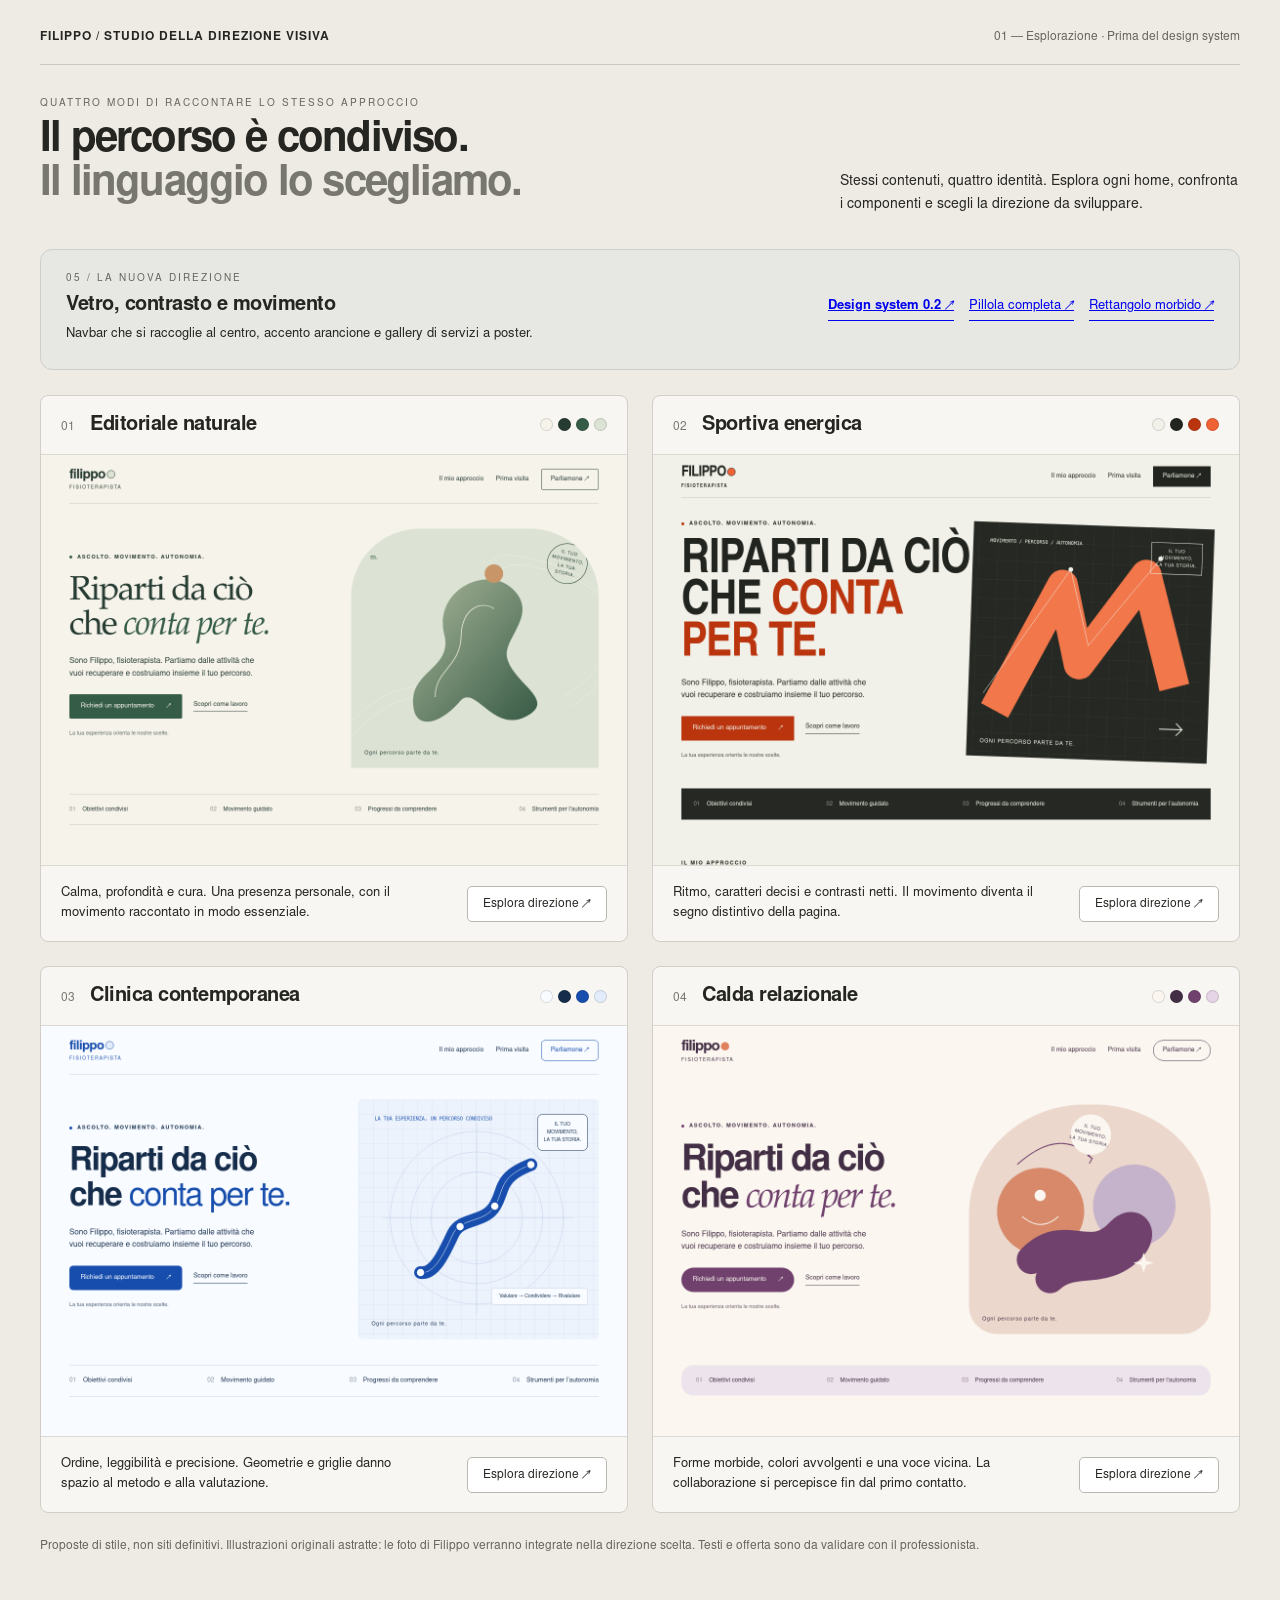
<file: esplorazioni/index.html>
<!doctype html>
<html lang="it"><head><meta charset="utf-8"><meta name="viewport" content="width=device-width,initial-scale=1"><title>Filippo / Quattro direzioni visive</title>
<style>
@font-face{font-family:Libro;src:url(assets/serif.otf)}@font-face{font-family:Impacto;src:url(assets/condensed.otf);font-weight:700}
@font-face{font-family:Forma;src:url(assets/sans.otf)}@font-face{font-family:Forma;src:url(assets/sans-bold.otf);font-weight:700}*{box-sizing:border-box}body{margin:0;background:#eeeae4;color:#252521;font-family:Forma,Arial,sans-serif}button,a{font:inherit}button{cursor:pointer}button:focus-visible,a:focus-visible{outline:3px solid #315bbb;outline-offset:4px}button{border:1px solid #b9b7af;background:transparent;padding:10px 15px;border-radius:5px;color:inherit}.shell{max-width:1600px;margin:auto;padding:30px 40px 50px}.mast{display:flex;justify-content:space-between;border-bottom:1px solid #cac7bf;padding-bottom:20px;gap:20px;font-size:12px}.mast b{letter-spacing:1px}.mast span{color:#65645e}.intro{display:flex;justify-content:space-between;align-items:end;gap:40px;padding:33px 0}.label{font-size:10px;letter-spacing:2px;text-transform:uppercase;color:#65645e}h1{font-size:42px;letter-spacing:-1.8px;line-height:1.05;margin:9px 0}h1 span{color:#77776f}.intro p{max-width:400px;font-size:14px;line-height:1.6;margin:0}.grid{display:grid;grid-template-columns:repeat(2,minmax(0,1fr));gap:24px}.direction{border:1px solid #d2cec7;background:#f8f6f2;border-radius:8px;overflow:hidden}.card-top{display:flex;justify-content:space-between;align-items:center;gap:20px;padding:17px 20px}.card-title{display:flex;gap:15px;align-items:baseline}.number{font-size:12px;color:#77776f}h2{font-size:20px;margin:0;letter-spacing:-.5px}.dots{display:flex;gap:5px}.dots span{height:13px;width:13px;border-radius:50%;border:1px solid #0002}.screenshot{display:block;line-height:0;border-top:1px solid #ddd9d2;border-bottom:1px solid #ddd9d2;width:100%;background:white;cursor:pointer}.screenshot img{width:100%;height:auto;aspect-ratio:1200/840;display:block}.card-bottom{padding:18px 20px;display:grid;grid-template-columns:1fr auto;gap:16px;align-items:center}.card-bottom p{font-size:13px;line-height:1.5;margin:0;max-width:370px}.card-bottom button{font-size:12px;background:#fff}.footnote{font-size:12px;color:#66645e;line-height:1.6;margin:24px 0 0}.detail[hidden]{display:none}.detail-header{display:flex;align-items:center;gap:20px;flex-wrap:wrap;padding:26px 0}.detail-header h2{font-size:28px;margin-right:auto}.segmented{display:flex}.segmented button{border-radius:0;font-size:12px}.segmented button:first-child{border-radius:5px 0 0 5px}.segmented button:last-child{border-radius:0 5px 5px 0}.segmented .active{background:#252521;color:white}.back{border:0;padding-left:0}.detail-content{display:grid;grid-template-columns:minmax(0,1fr) 290px;gap:24px;align-items:start}.stage{background:#dcd8d1;padding:16px;border:1px solid #d0cbc3;border-radius:7px;min-width:0;overflow:hidden}.stage iframe{width:100%;height:760px;border:0;background:white;display:block;margin:auto;transition:width .2s}.stage.mobile iframe{width:390px;max-width:100%;border-radius:20px}.panel{border:1px solid #d2cec7;border-radius:7px;background:#f8f6f2;padding:22px}.panel h3{font-size:14px;margin:24px 0 12px}.panel h3:first-child{margin-top:0}.panel p{font-size:13px;line-height:1.6;margin:0}.swatches{display:flex;flex-direction:column;gap:9px}.swatch{display:flex;align-items:center;gap:10px;font-size:11px;justify-content:space-between}.swatch i{display:block;width:24px;height:24px;border:1px solid #0002;border-radius:4px}.swatch span{margin-right:auto}.swatch code{color:#69665f;font-size:10px}.sample-heading{font-size:30px;line-height:1.1;margin-bottom:12px}.sample-body{font-size:13px;line-height:1.6}.samples{display:flex;gap:8px;margin-top:15px;flex-wrap:wrap}.samples button{font-size:11px}.sample-card{border:1px solid #0003;padding:18px;margin-top:12px;font-size:13px}.panel .save{background:#252521;color:white;width:100%;margin-top:22px;border-color:#252521;font-size:12px}.panel .export{width:100%;margin-top:9px;font-size:12px}.status{font-size:12px;min-height:18px;margin-top:12px;color:#435641}.full-link{font-size:12px;color:#57564e;display:inline-block;margin-top:13px}.selected-label{font-size:11px;background:#e0e6d9;padding:5px 8px;border-radius:4px}#selection-note{margin-top:10px;font-size:12px;color:#435641}.compare-link{font-size:12px;padding-top:16px}.compare-link a{color:#252521}.component-note{font-size:11px;color:#6b675e;line-height:1.5;margin-top:10px!important}
@media(min-width:1800px){.shell{max-width:1800px}}@media(max-width:950px){.detail-content{grid-template-columns:1fr}.panel{display:grid;grid-template-columns:1fr 1fr;gap:25px}.panel h3{margin-top:0}.panel .save{margin-top:0}.stage iframe{height:720px}.intro{align-items:start;flex-direction:column;gap:18px}.card-bottom{grid-template-columns:1fr}.card-bottom button{justify-self:start}}@media(max-width:620px){.shell{padding:22px 18px}.mast{flex-direction:column;gap:8px}.grid{grid-template-columns:1fr}.intro{padding:26px 0}h1{font-size:34px}.detail-header{gap:15px}.detail-header h2{font-size:24px}.panel{grid-template-columns:1fr}.stage{padding:8px}.stage iframe{height:680px}.card-top{padding:15px}.card-bottom{padding:15px}.footnote{font-size:11px}}@media(prefers-reduced-motion:reduce){.stage iframe{transition:none}}
</style></head><body>
<div class="shell"><header class="mast"><b>FILIPPO / STUDIO DELLA DIREZIONE VISIVA</b><span>01 — Esplorazione · Prima del design system</span></header>
<section id="overview"><div class="intro"><div><div class="label">Quattro modi di raccontare lo stesso approccio</div><h1>Il percorso è condiviso.<br><span>Il linguaggio lo scegliamo.</span></h1></div><p>Stessi contenuti, quattro identità. Esplora ogni home, confronta i componenti e scegli la direzione da sviluppare.</p></div><section style="margin:0 0 25px;padding:23px 25px;border:1px solid #cececa;border-radius:12px;background:#e7e7e3;display:flex;align-items:center;justify-content:space-between;gap:25px;flex-wrap:wrap"><div><div class="label">05 / La nuova direzione</div><h2 style="margin:8px 0">Vetro, contrasto e movimento</h2><p style="font-size:13px;line-height:1.6;margin:0">Navbar che si raccoglie al centro, accento arancione e gallery di servizi a poster.</p></div><div style="display:flex;gap:15px;flex-wrap:wrap"><a style="font-size:13px;border-bottom:1px solid currentColor;padding-bottom:5px;font-weight:700" href="design-system/index.html">Design system 0.2 ↗</a><a style="font-size:13px;border-bottom:1px solid currentColor;padding-bottom:5px" href="glass.html">Pillola completa ↗</a><a style="font-size:13px;border-bottom:1px solid currentColor;padding-bottom:5px" href="glass.html?corners=soft">Rettangolo morbido ↗</a></div></section><div class="grid" id="grid"></div><p class="footnote">Proposte di stile, non siti definitivi. Illustrazioni originali astratte: le foto di Filippo verranno integrate nella direzione scelta. Testi e offerta sono da validare con il professionista.</p><div id="selection-note" role="status"></div></section>
<section class="detail" id="detail" hidden><div class="detail-header"><button class="back" id="back">← Tutte le direzioni</button><h2 id="detail-title"></h2><div class="segmented" aria-label="Formato anteprima"><button id="desktop" class="active" aria-pressed="true">Desktop</button><button id="mobile" aria-pressed="false">Mobile</button></div></div><div class="detail-content"><div><div class="stage" id="stage"><iframe id="preview" title="Anteprima navigabile del sito di Filippo"></iframe></div><a class="full-link" id="full-link" target="_blank" rel="noopener">Apri la home a tutta larghezza ↗</a><p class="footnote">Puoi navigare tra le sezioni, aprire le FAQ e provare il pulsante di contatto. Nessun messaggio viene inviato.</p></div><aside class="panel" id="panel"></aside></div></section></div>
<script>
const directions=[
{id:'editorial',name:'Editoriale naturale',number:'01',description:'Calma, profondità e cura. Una presenza personale, con il movimento raccontato in modo essenziale.',best:'Adatta se vogliamo dare priorità all’ascolto e alla fiducia, conservando una personalità riconoscibile.',risk:'La componente sportiva va sostenuta con fotografie e contenuti per non risultare troppo contemplativa.',colors:{Fondo:'#F6F3EB',Testo:'#263B31',Primario:'#355C47',Superficie:'#DCE3D5',Bordo:'#C9CEC0'},heading:'Libro',headingLabel:'Serif editoriale · Libro (P052)',body:'Forma (Nimbus Sans)',radius:'3px',motion:'Transizioni morbide e brevi; nessun movimento continuo.'},
{id:'kinetic',name:'Sportiva energica',number:'02',description:'Ritmo, caratteri decisi e contrasti netti. Il movimento diventa il segno distintivo della pagina.',best:'Adatta se lo sport e il ritorno all’attività devono guidare il posizionamento.',risk:'Può sembrare rivolta soltanto ad atleti: immagini e messaggi devono dare spazio anche alla quotidianità.',colors:{Fondo:'#F1F0E9',Testo:'#22251F',Primario:'#BA350E',Superficie:'#EF6236',Bordo:'#C5C6BE'},heading:'Impacto',headingLabel:'Sans condensato · Nimbus Sans Narrow',body:'Forma (Nimbus Sans)',radius:'0px',motion:'Entrate lineari e rapide; niente effetti che ostacolino la lettura.'},
{id:'clinical',name:'Clinica contemporanea',number:'03',description:'Ordine, leggibilità e precisione. Geometrie e griglie danno spazio al metodo e alla valutazione.',best:'Adatta se vogliamo rendere centrali la chiarezza del percorso e la comprensione dei progressi.',risk:'La precisione può apparire impersonale: il ritratto di Filippo e il tono umano saranno fondamentali.',colors:{Fondo:'#F8FBFF',Testo:'#152D4B',Primario:'#174EAD',Superficie:'#E3ECFA',Bordo:'#C9D6E8'},heading:'Forma',headingLabel:'Sans essenziale · Nimbus Sans',body:'Forma (Nimbus Sans)',radius:'8px',motion:'Feedback discreti; animazioni solo per orientare.'},
{id:'human',name:'Calda relazionale',number:'04',description:'Forme morbide, colori avvolgenti e una voce vicina. La collaborazione si percepisce fin dal primo contatto.',best:'Adatta se vogliamo mettere in primo piano accoglienza, ascolto e partecipazione alle decisioni.',risk:'Un eccesso di morbidezza può indebolire la percezione di competenza: servono gerarchie e prove professionali.',colors:{Fondo:'#FBF6F0',Testo:'#432F45',Primario:'#70416D',Superficie:'#E4D4E6',Bordo:'#D6C5D4'},heading:'Forma',headingLabel:'Sans morbido + accenti serif in corsivo',body:'Forma (Nimbus Sans)',radius:'25px / pulsanti 50px',motion:'Piccoli cambiamenti di stato; ritmo tranquillo.'}
];let current;let selected;try{selected=localStorage.getItem('filippo-direction')}catch{}const grid=document.getElementById('grid');
function render(){grid.innerHTML=directions.map(d=>`<article class="direction"><div class="card-top"><div class="card-title"><span class="number">${d.number}</span><h2>${d.name}</h2></div><div class="dots" aria-label="Palette">${Object.values(d.colors).slice(0,4).map(c=>`<span style="background:${c}"></span>`).join('')}</div></div><button class="screenshot" style="border-left:0;border-right:0;padding:0;border-radius:0" data-open="${d.id}" aria-label="Esplora ${d.name}"><img src="assets/${d.id}.png" alt="Anteprima della home: ${d.name}" width="1200" height="840"></button><div class="card-bottom"><p>${d.description}</p><button data-open="${d.id}">${selected===d.id?'★ Scelta attuale':'Esplora direzione'} ↗</button></div></article>`).join('');grid.querySelectorAll('[data-open]').forEach(b=>b.onclick=()=>openDirection(b.dataset.open));const chosen=directions.find(d=>d.id===selected);document.getElementById('selection-note').textContent=chosen?'Direzione scelta su questo dispositivo: '+chosen.name+'. Puoi continuare a confrontare le altre.':'';}
function openDirection(id){current=directions.find(d=>d.id===id);document.getElementById('overview').hidden=true;document.getElementById('detail').hidden=false;document.getElementById('detail-title').textContent=current.number+' / '+current.name;document.getElementById('preview').src='preview.html?theme='+id;document.getElementById('full-link').href='preview.html?theme='+id;renderPanel();setMode(innerWidth<=620);history.replaceState(null,'','#'+id);window.scrollTo(0,0);document.getElementById('back').focus({preventScroll:true});}
function renderPanel(){let d=current;document.getElementById('panel').innerHTML=`<div><h3>Perché questa direzione</h3><p>${d.best}</p><h3>Palette di partenza</h3><div class="swatches">${Object.entries(d.colors).map(([n,c])=>`<div class="swatch"><i style="background:${c}"></i><span>${n}</span><code>${c}</code></div>`).join('')}</div><h3>Tipografia e componenti</h3><div class="sample-heading" style="font-family:${d.heading},serif;color:${d.colors.Testo}">Il tuo prossimo passo.</div><div class="sample-body">${d.headingLabel}<br>Testi: ${d.body}</div><div class="samples"><button class="sample-primary" style="background:${d.colors.Primario};color:${d.colors.Fondo};border-color:${d.colors.Primario};border-radius:${d.id==='human'?'50px':d.radius}">Richiedi una visita ↗</button><button class="sample-secondary" style="color:${d.colors.Testo};border-radius:${d.id==='human'?'50px':d.radius}">Scopri</button></div><div class="sample-card" style="background:${d.colors.Superficie};color:${d.colors.Testo};border-radius:${d.id==='human'?'25px':d.radius}">Obiettivi condivisi<br><small>Partiamo da ciò che conta per te.</small></div><p class="component-note">Esempi visivi. Prova le azioni nella home a fianco.</p></div><div><h3>Forma e ritmo</h3><p>Angoli: ${d.radius}<br>Spaziature: 8 / 16 / 24 / 32 / 48 / 64<br>${d.motion}</p><h3>Attenzione a…</h3><p>${d.risk}</p><button class="save" id="choose">${selected===d.id?'★ Direzione scelta':'Scegli questa direzione'}</button><button class="export" id="export">Scarica i token iniziali ↓</button><div class="status" id="status" role="status"></div><p class="component-note">La scelta resta in questo browser. I token sono una base: stati, scale e accessibilità verranno completati nel design system.</p></div>`;document.getElementById('choose').onclick=()=>{selected=d.id;try{localStorage.setItem('filippo-direction',d.id);document.getElementById('status').textContent='Scelta salvata in questo browser.'}catch{document.getElementById('status').textContent='Scelta attiva per questa sessione.'}document.getElementById('choose').textContent='★ Direzione scelta';render()};document.getElementById('export').onclick=()=>{const payload={direction:d.id,name:d.name,status:'exploratory',color:d.colors,typography:{heading:d.headingLabel,body:d.body},radius:d.radius,spacing:[8,16,24,32,48,64],motion:d.motion};const url=URL.createObjectURL(new Blob([JSON.stringify(payload,null,2)],{type:'application/json'}));const a=document.createElement('a');a.href=url;a.download='filippo-'+d.id+'-tokens.json';a.click();setTimeout(()=>URL.revokeObjectURL(url),1000);document.getElementById('status').textContent='Token esportati come JSON.'};document.querySelectorAll('.samples button').forEach(b=>b.onclick=()=>document.getElementById('status').textContent='Questo è un esempio di componente. Le azioni della home sono navigabili.');}
function setMode(mobile){document.getElementById('stage').classList.toggle('mobile',mobile);for(const id of ['desktop','mobile']){let on=(id==='mobile')===mobile;document.getElementById(id).classList.toggle('active',on);document.getElementById(id).setAttribute('aria-pressed',String(on));}}
document.getElementById('desktop').onclick=()=>setMode(false);document.getElementById('mobile').onclick=()=>setMode(true);document.getElementById('back').onclick=()=>{document.getElementById('overview').hidden=false;document.getElementById('detail').hidden=true;history.replaceState(null,'',location.pathname+location.search);render();window.scrollTo(0,0);grid.querySelector(`[data-open="${current.id}"]`).focus({preventScroll:true})};render();if(directions.some(d=>location.hash==='#'+d.id))openDirection(location.hash.slice(1));
</script></body></html>
</file>
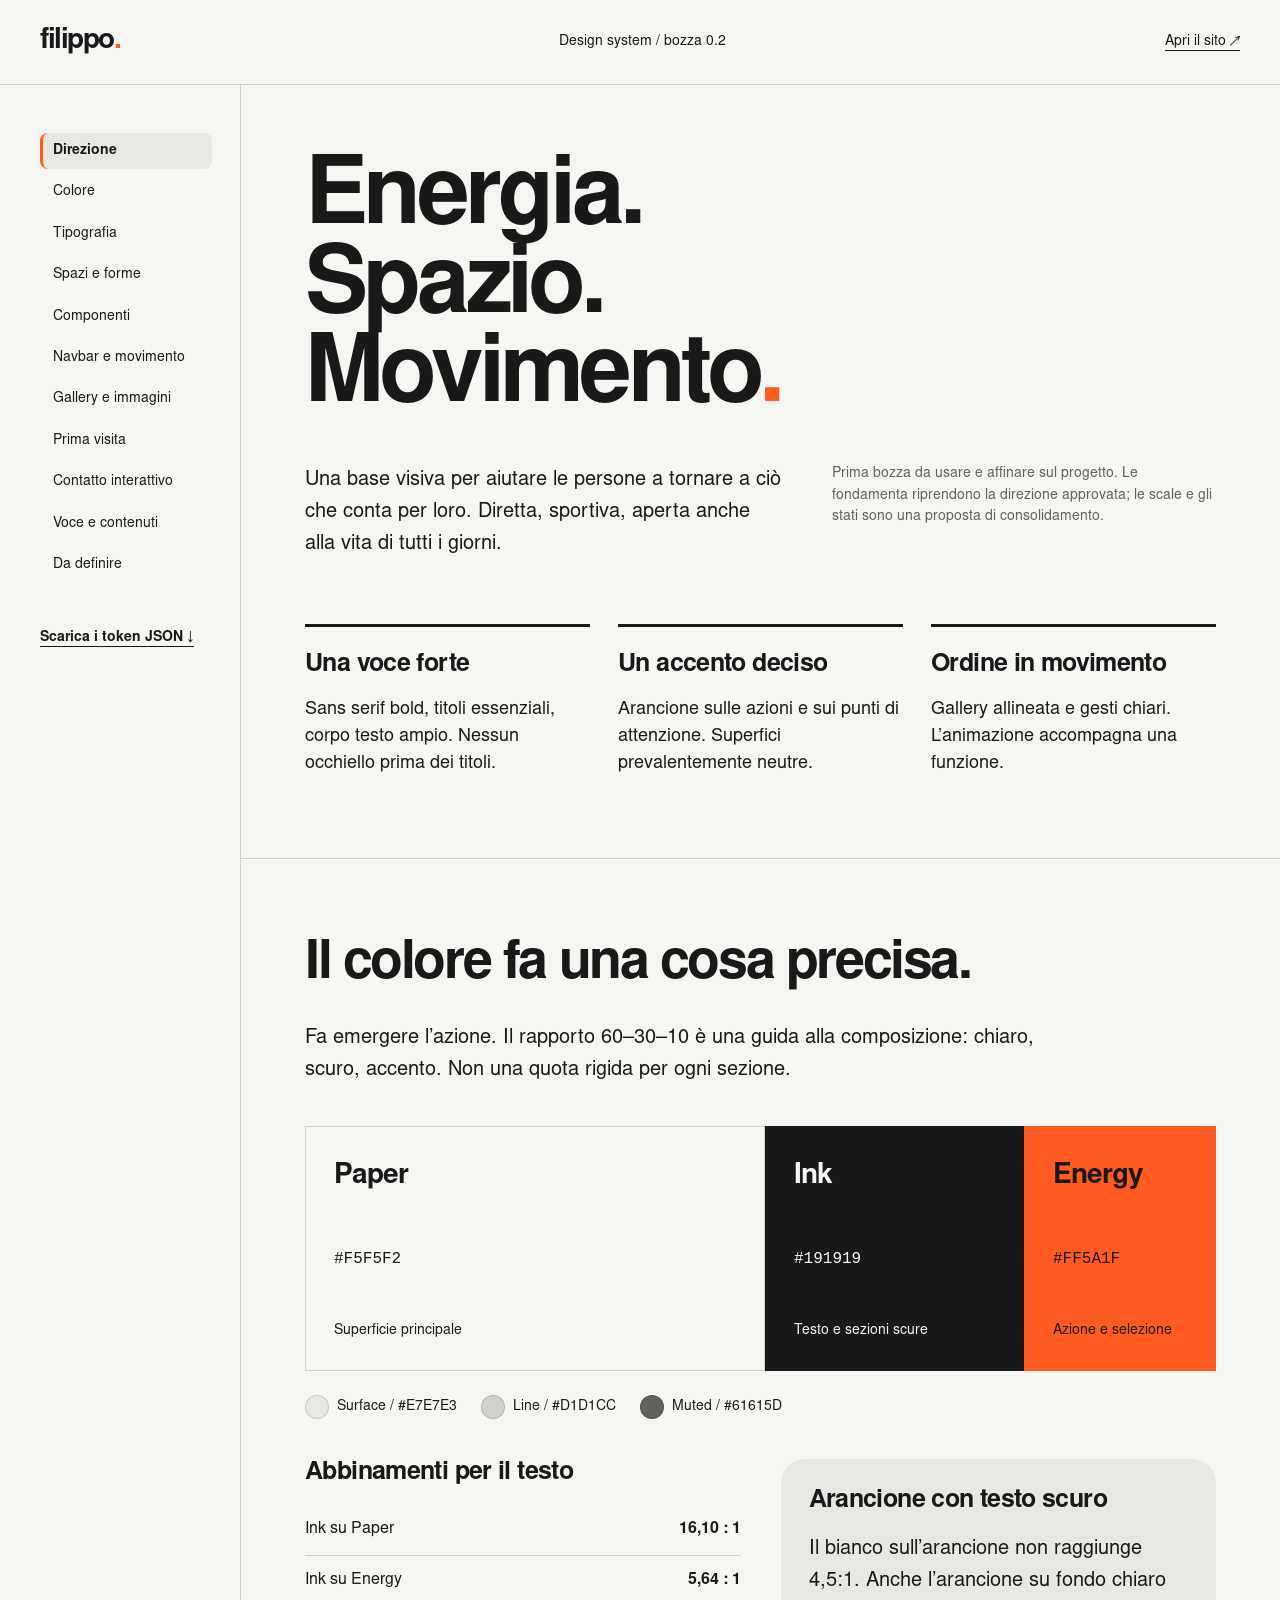
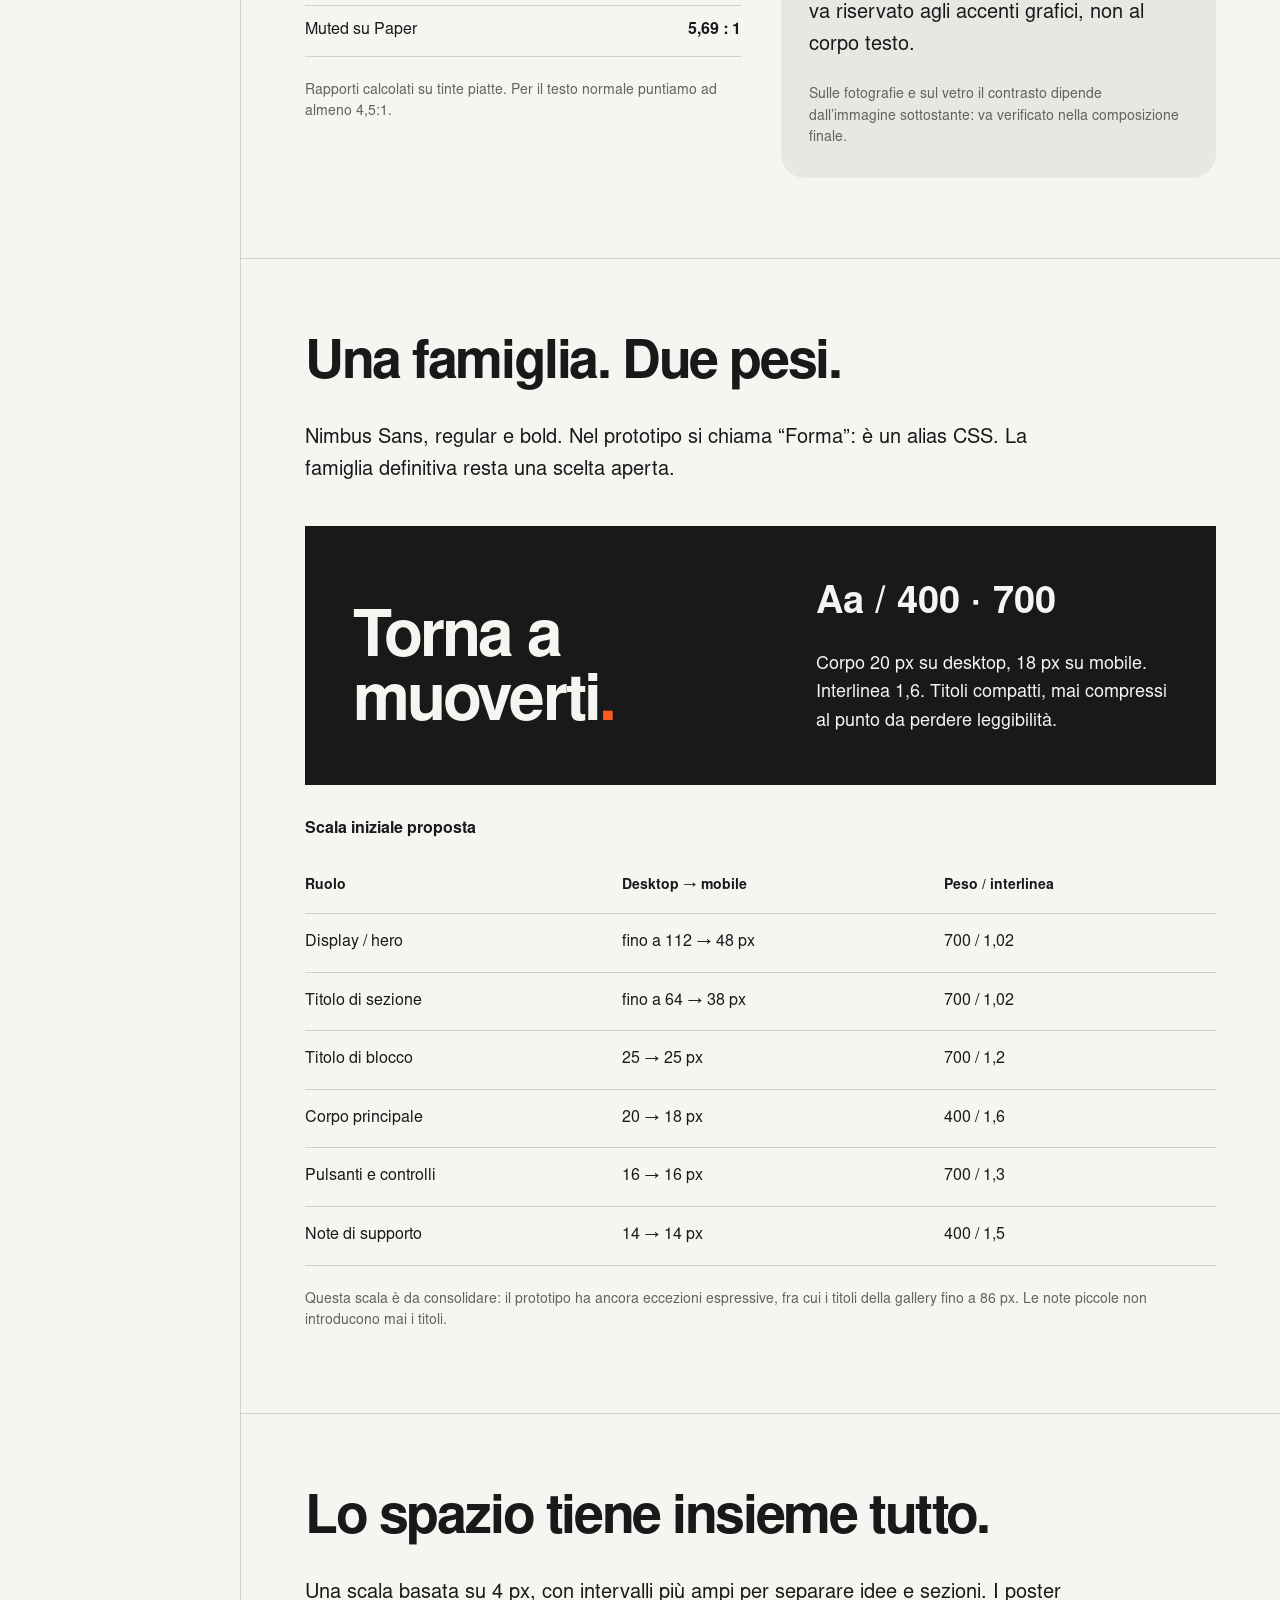
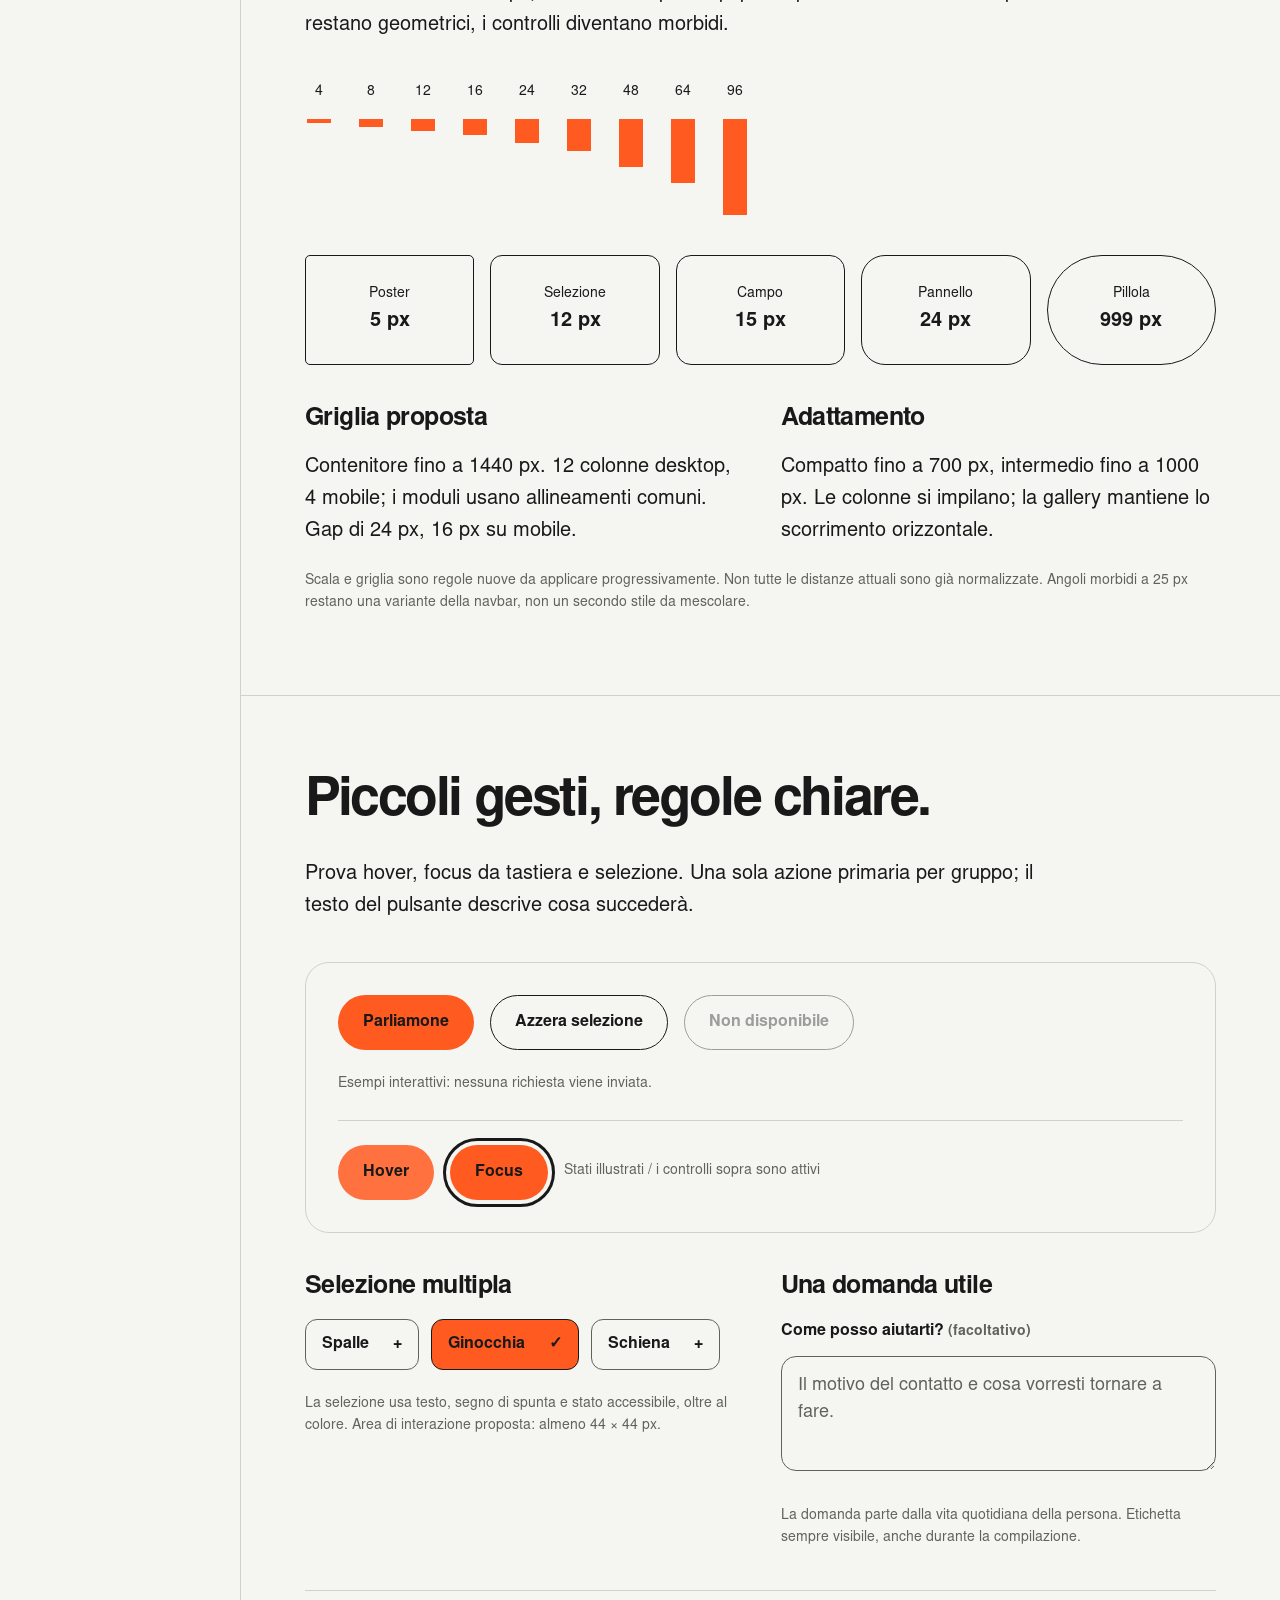
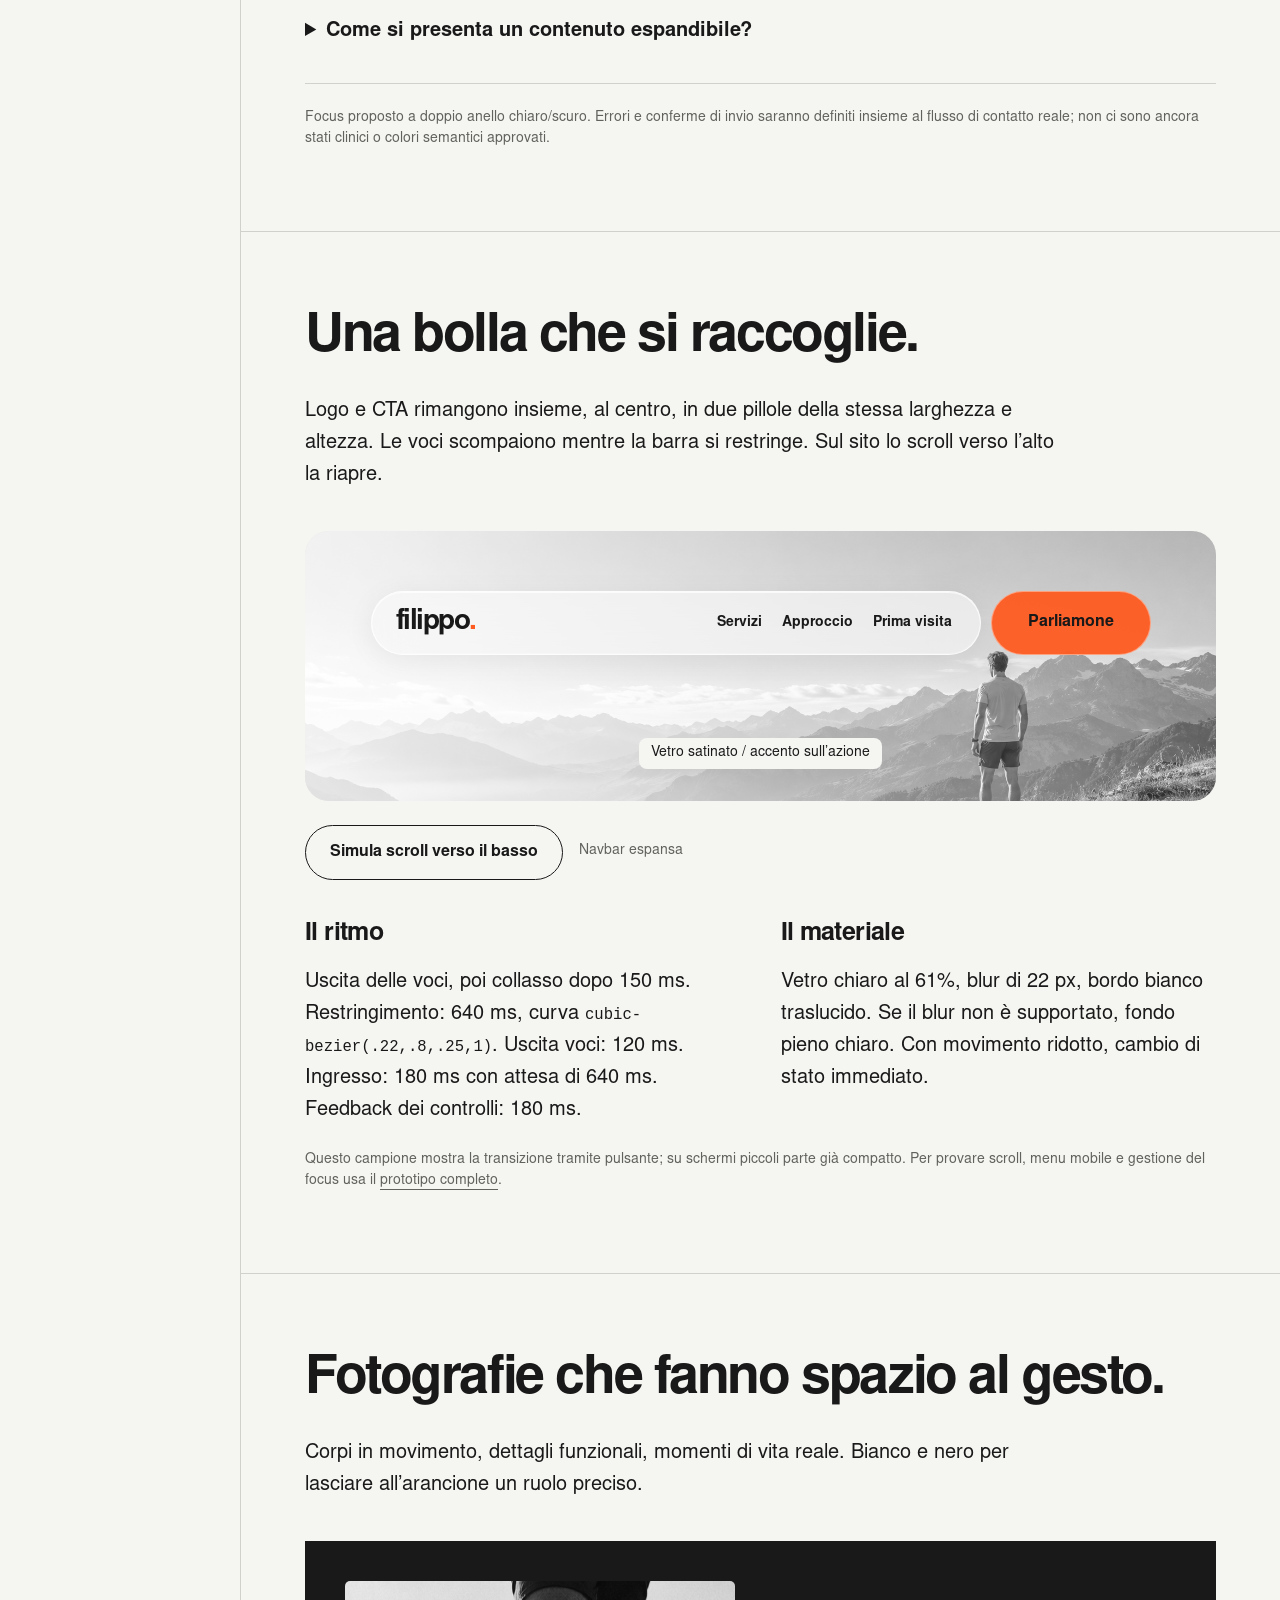
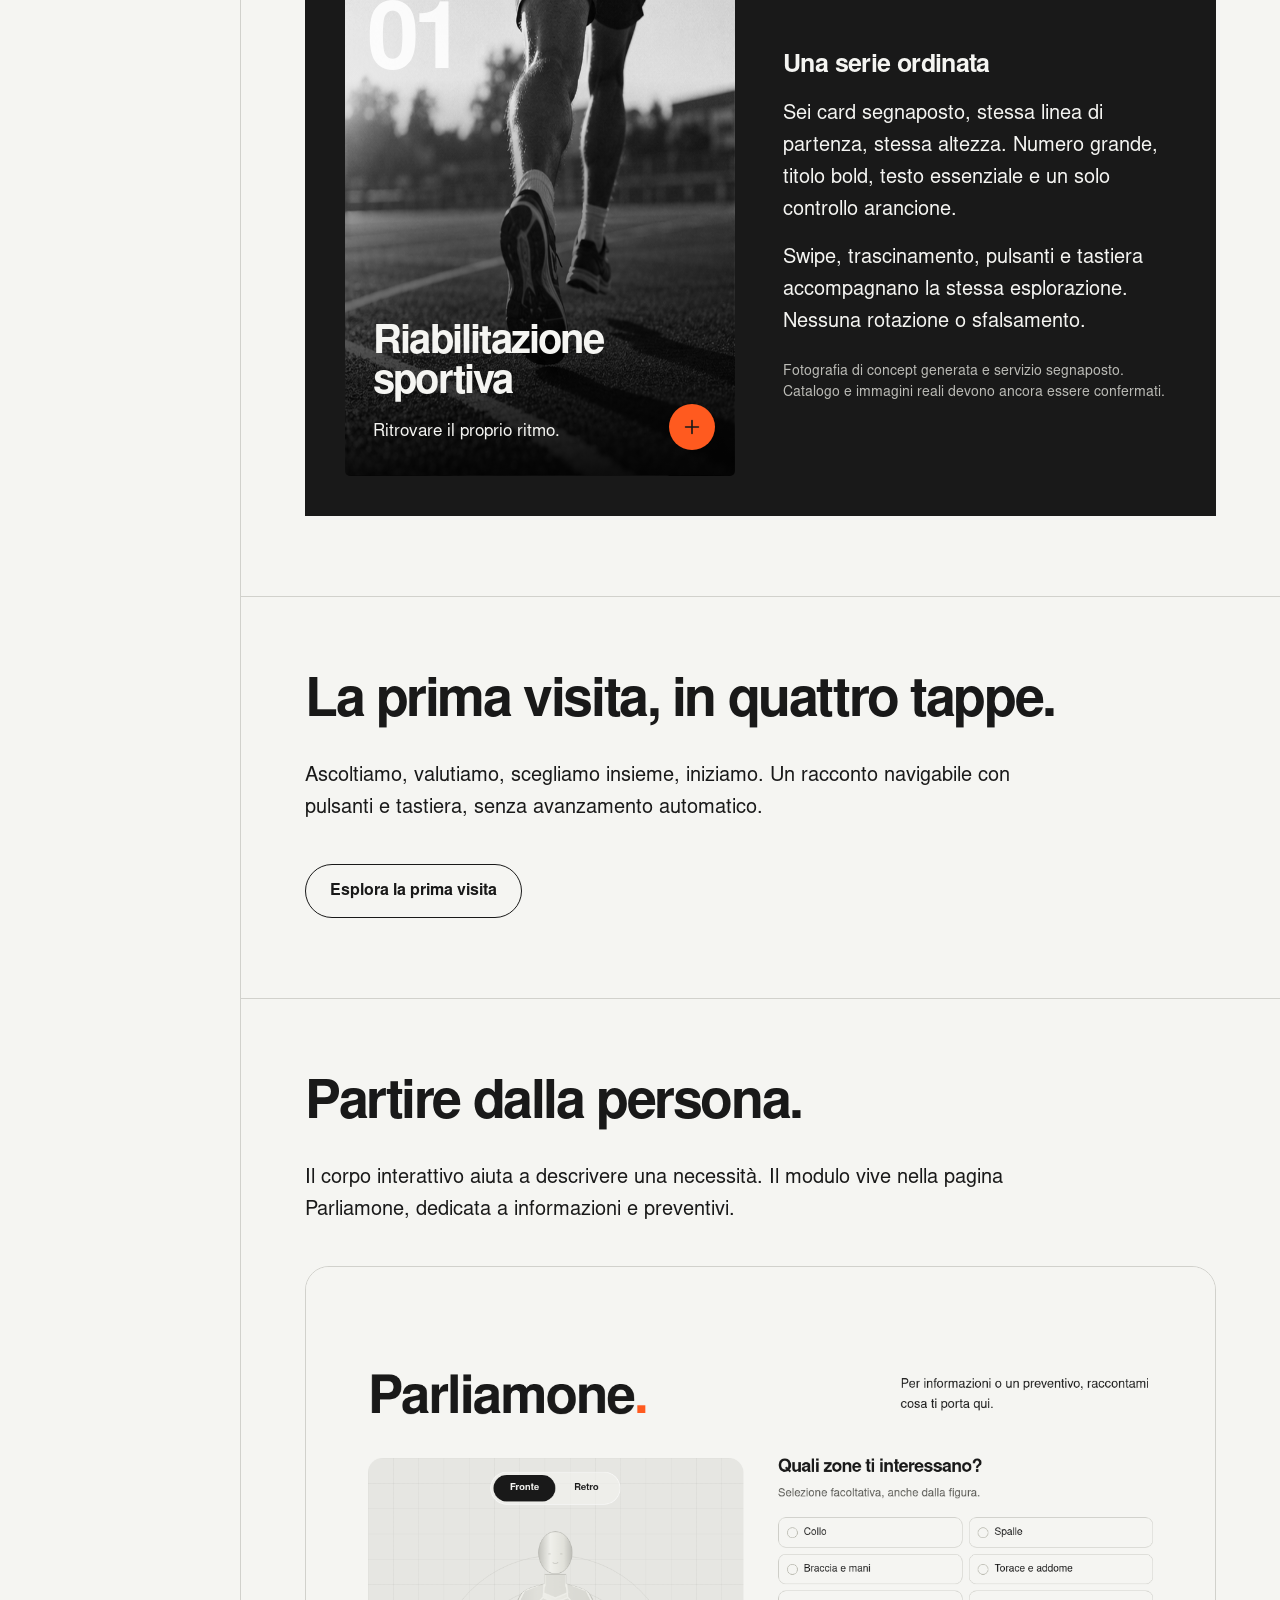
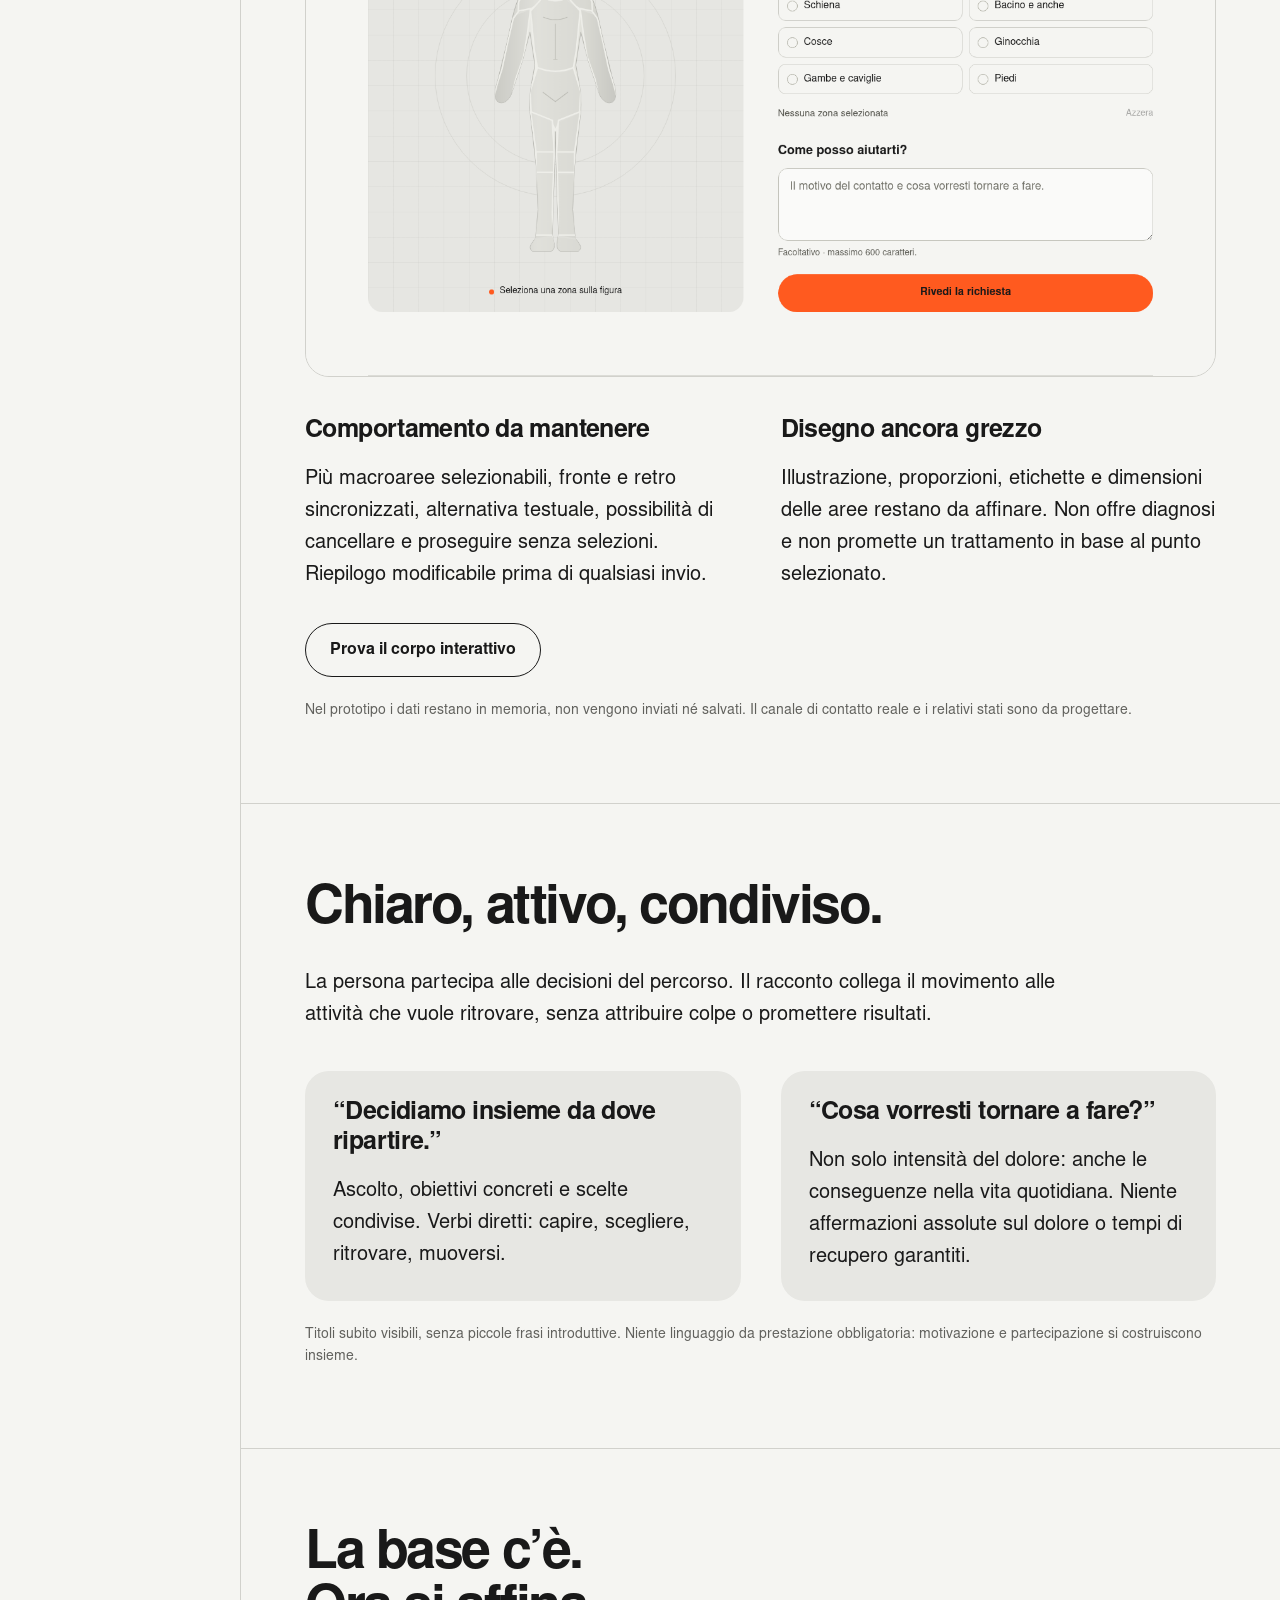
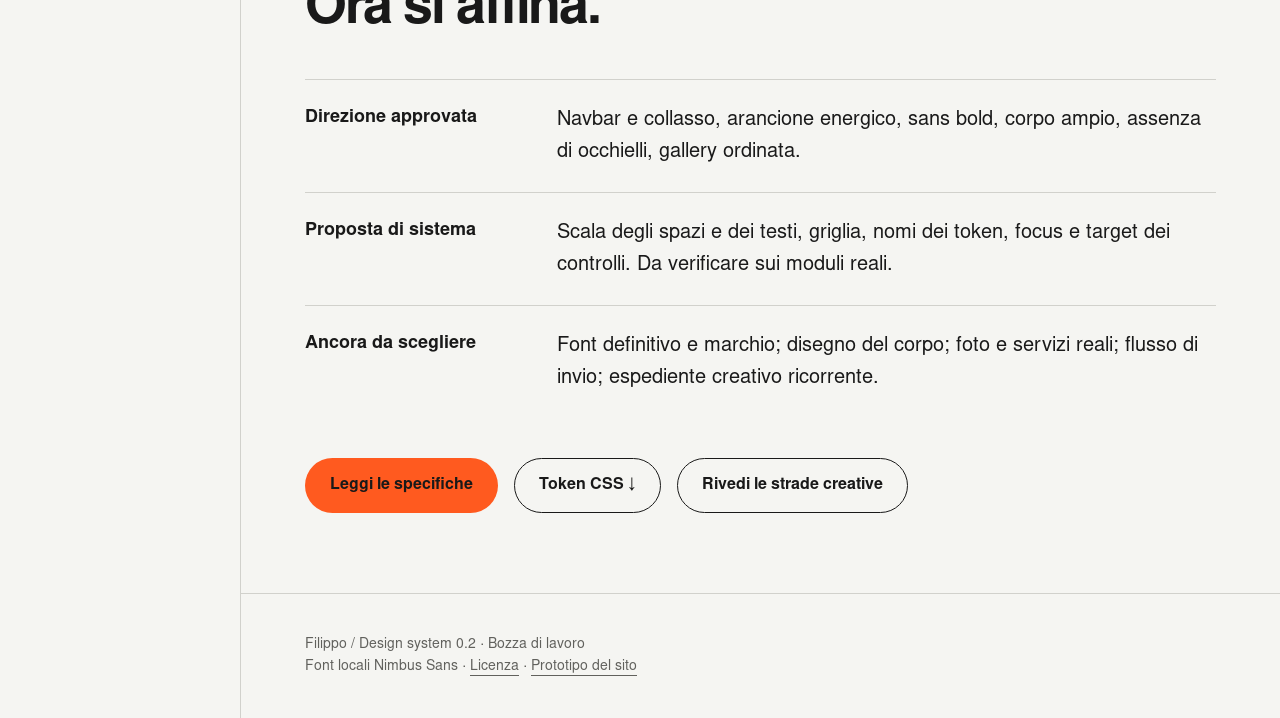
<file: esplorazioni/design-system/index.html>
<!doctype html>
<html lang="it">
<head>
  <meta charset="utf-8"><meta name="viewport" content="width=device-width,initial-scale=1">
  <title>Filippo — Design system 0.2</title>
  <link rel="stylesheet" href="tokens.css"><link rel="stylesheet" href="guide.css">
  <script src="guide.js" defer></script>
</head>
<body>
<a class="skip" href="#main">Salta al contenuto</a>
<header class="mast"><a class="wordmark" href="../glass.html">filippo<span>.</span></a><span>Design system / bozza 0.2</span><a href="../glass.html">Apri il sito ↗</a></header>
<div class="layout">
<aside><nav aria-label="Indice del design system">
  <a href="#direzione">Direzione</a><a href="#colore">Colore</a><a href="#tipografia">Tipografia</a><a href="#ritmo">Spazi e forme</a><a href="#componenti">Componenti</a><a href="#movimento">Navbar e movimento</a><a href="#immagini">Gallery e immagini</a><a href="#prima-visita">Prima visita</a><a href="#contatto">Contatto interattivo</a><a href="#voce">Voce e contenuti</a><a href="#prossimi">Da definire</a>
</nav><a class="download" href="tokens.json" download>Scarica i token JSON ↓</a></aside>
<main id="main">
<section id="direzione" class="opening">
  <h1>Energia.<br>Spazio.<br>Movimento<span>.</span></h1>
  <div class="intro"><p>Una base visiva per aiutare le persone a tornare a ciò che conta per loro. Diretta, sportiva, aperta anche alla vita di tutti i giorni.</p><p class="note">Prima bozza da usare e affinare sul progetto. Le fondamenta riprendono la direzione approvata; le scale e gli stati sono una proposta di consolidamento.</p></div>
  <div class="principles"><article><h3>Una voce forte</h3><p>Sans serif bold, titoli essenziali, corpo testo ampio. Nessun occhiello prima dei titoli.</p></article><article><h3>Un accento deciso</h3><p>Arancione sulle azioni e sui punti di attenzione. Superfici prevalentemente neutre.</p></article><article><h3>Ordine in movimento</h3><p>Gallery allineata e gesti chiari. L’animazione accompagna una funzione.</p></article></div>
</section>
<section id="colore">
  <h2>Il colore fa una cosa precisa.</h2><p class="lead">Fa emergere l’azione. Il rapporto 60–30–10 è una guida alla composizione: chiaro, scuro, accento. Non una quota rigida per ogni sezione.</p>
  <div class="palette"><div class="swatch paper"><strong>Paper</strong><code>#F5F5F2</code><span>Superficie principale</span></div><div class="swatch ink"><strong>Ink</strong><code>#191919</code><span>Testo e sezioni scure</span></div><div class="swatch orange"><strong>Energy</strong><code>#FF5A1F</code><span>Azione e selezione</span></div></div>
  <div class="minor-colors"><span><i style="background:#e7e7e3"></i>Surface / #E7E7E3</span><span><i style="background:#d1d1cc"></i>Line / #D1D1CC</span><span><i style="background:#61615d"></i>Muted / #61615D</span></div>
  <div class="split"><div><h3>Abbinamenti per il testo</h3><ul class="plain-list"><li>Ink su Paper <b data-contrast="191919,f5f5f2"></b></li><li>Ink su Energy <b data-contrast="191919,ff5a1f"></b></li><li>Muted su Paper <b data-contrast="61615d,f5f5f2"></b></li></ul><p class="note">Rapporti calcolati su tinte piatte. Per il testo normale puntiamo ad almeno 4,5:1.</p></div><div class="callout"><h3>Arancione con testo scuro</h3><p>Il bianco sull’arancione non raggiunge 4,5:1. Anche l’arancione su fondo chiaro va riservato agli accenti grafici, non al corpo testo.</p><p class="note">Sulle fotografie e sul vetro il contrasto dipende dall’immagine sottostante: va verificato nella composizione finale.</p></div></div>
</section>
<section id="tipografia">
  <h2>Una famiglia. Due pesi.</h2><p class="lead">Nimbus Sans, regular e bold. Nel prototipo si chiama “Forma”: è un alias CSS. La famiglia definitiva resta una scelta aperta.</p>
  <div class="type-specimen"><div class="type-display">Torna a<br>muoverti<span>.</span></div><div class="type-info"><b>Aa / 400 · 700</b><p>Corpo 20 px su desktop, 18 px su mobile. Interlinea 1,6. Titoli compatti, mai compressi al punto da perdere leggibilità.</p></div></div>
  <div class="table-scroll"><table><caption>Scala iniziale proposta</caption><thead><tr><th>Ruolo</th><th>Desktop → mobile</th><th>Peso / interlinea</th></tr></thead><tbody><tr><td>Display / hero</td><td>fino a 112 → 48 px</td><td>700 / 1,02</td></tr><tr><td>Titolo di sezione</td><td>fino a 64 → 38 px</td><td>700 / 1,02</td></tr><tr><td>Titolo di blocco</td><td>25 → 25 px</td><td>700 / 1,2</td></tr><tr><td>Corpo principale</td><td>20 → 18 px</td><td>400 / 1,6</td></tr><tr><td>Pulsanti e controlli</td><td>16 → 16 px</td><td>700 / 1,3</td></tr><tr><td>Note di supporto</td><td>14 → 14 px</td><td>400 / 1,5</td></tr></tbody></table></div>
  <p class="note">Questa scala è da consolidare: il prototipo ha ancora eccezioni espressive, fra cui i titoli della gallery fino a 86 px. Le note piccole non introducono mai i titoli.</p>
</section>
<section id="ritmo">
  <h2>Lo spazio tiene insieme tutto.</h2><p class="lead">Una scala basata su 4 px, con intervalli più ampi per separare idee e sezioni. I poster restano geometrici, i controlli diventano morbidi.</p>
  <div class="spacing" aria-label="Scala spaziature in pixel"><div style="--size:4px">4<i></i></div><div style="--size:8px">8<i></i></div><div style="--size:12px">12<i></i></div><div style="--size:16px">16<i></i></div><div style="--size:24px">24<i></i></div><div style="--size:32px">32<i></i></div><div style="--size:48px">48<i></i></div><div style="--size:64px">64<i></i></div><div style="--size:96px">96<i></i></div></div>
  <div class="radii"><div style="border-radius:5px">Poster<b>5 px</b></div><div style="border-radius:12px">Selezione<b>12 px</b></div><div style="border-radius:15px">Campo<b>15 px</b></div><div style="border-radius:24px">Pannello<b>24 px</b></div><div style="border-radius:999px">Pillola<b>999 px</b></div></div>
  <div class="split"><div><h3>Griglia proposta</h3><p>Contenitore fino a 1440 px. 12 colonne desktop, 4 mobile; i moduli usano allineamenti comuni. Gap di 24 px, 16 px su mobile.</p></div><div><h3>Adattamento</h3><p>Compatto fino a 700 px, intermedio fino a 1000 px. Le colonne si impilano; la gallery mantiene lo scorrimento orizzontale.</p></div></div>
  <p class="note">Scala e griglia sono regole nuove da applicare progressivamente. Non tutte le distanze attuali sono già normalizzate. Angoli morbidi a 25 px restano una variante della navbar, non un secondo stile da mescolare.</p>
</section>
<section id="componenti">
  <h2>Piccoli gesti, regole chiare.</h2><p class="lead">Prova hover, focus da tastiera e selezione. Una sola azione primaria per gruppo; il testo del pulsante descrive cosa succederà.</p>
  <div class="component-board"><div class="button-row"><button class="button primary" id="sample-action">Parliamone</button><button class="button secondary" id="sample-reset">Azzera selezione</button><button class="button" disabled>Non disponibile</button></div><p id="action-feedback" class="note" role="status">Esempi interattivi: nessuna richiesta viene inviata.</p><div class="state-row"><span class="button primary hover-sample">Hover</span><span class="button primary focus-sample">Focus</span><span class="note">Stati illustrati / i controlli sopra sono attivi</span></div></div>
  <div class="split"><div><h3>Selezione multipla</h3><div class="choices" aria-label="Esempio di macroaree"><button class="region" aria-pressed="false">Spalle<span aria-hidden="true">+</span></button><button class="region" aria-pressed="true">Ginocchia<span aria-hidden="true">✓</span></button><button class="region" aria-pressed="false">Schiena<span aria-hidden="true">+</span></button></div><p class="note">La selezione usa testo, segno di spunta e stato accessibile, oltre al colore. Area di interazione proposta: almeno 44 × 44 px.</p></div><div><h3>Una domanda utile</h3><label for="activity-demo">Come posso aiutarti? <span class="note">(facoltativo)</span></label><textarea id="activity-demo" rows="3" maxlength="600" placeholder="Il motivo del contatto e cosa vorresti tornare a fare."></textarea><p class="note">La domanda parte dalla vita quotidiana della persona. Etichetta sempre visibile, anche durante la compilazione.</p></div></div>
  <details class="faq"><summary>Come si presenta un contenuto espandibile?</summary><p>Un titolo comprensibile, un controllo da tastiera e una risposta breve. Il focus resta visibile; l’informazione essenziale non dipende dall’hover.</p></details>
  <p class="note">Focus proposto a doppio anello chiaro/scuro. Errori e conferme di invio saranno definiti insieme al flusso di contatto reale; non ci sono ancora stati clinici o colori semantici approvati.</p>
</section>
<section id="movimento">
  <h2>Una bolla che si raccoglie.</h2><p class="lead">Logo e CTA rimangono insieme, al centro, in due pillole della stessa larghezza e altezza. Le voci scompaiono mentre la barra si restringe. Sul sito lo scroll verso l’alto la riapre.</p>
  <div class="nav-stage"><div class="demo-nav" id="demo-nav"><div class="demo-bar"><span class="wordmark">filippo<span>.</span></span><div class="demo-links" id="demo-links"><a href="#immagini">Servizi</a><a href="#voce">Approccio</a><a href="#prima-visita">Prima visita</a></div></div><a class="demo-cta" href="../parliamone.html">Parliamone</a></div><p>Vetro satinato / accento sull’azione</p></div>
  <div class="demo-controls"><button class="button secondary" id="toggle-nav" aria-controls="demo-nav" aria-expanded="true">Simula scroll verso il basso</button><span id="motion-status" class="note" role="status">Navbar espansa</span></div>
  <div class="split"><div><h3>Il ritmo</h3><p>Uscita delle voci, poi collasso dopo 150 ms. Restringimento: 640 ms, curva <code>cubic-bezier(.22,.8,.25,1)</code>. Uscita voci: 120 ms. Ingresso: 180 ms con attesa di 640 ms. Feedback dei controlli: 180 ms.</p></div><div><h3>Il materiale</h3><p>Vetro chiaro al 61%, blur di 22 px, bordo bianco traslucido. Se il blur non è supportato, fondo pieno chiaro. Con movimento ridotto, cambio di stato immediato.</p></div></div>
  <p class="note">Questo campione mostra la transizione tramite pulsante; su schermi piccoli parte già compatto. Per provare scroll, menu mobile e gestione del focus usa il <a href="../glass.html">prototipo completo</a>.</p>
</section>
<section id="immagini">
  <h2>Fotografie che fanno spazio al gesto.</h2><p class="lead">Corpi in movimento, dettagli funzionali, momenti di vita reale. Bianco e nero per lasciare all’arancione un ruolo preciso.</p>
  <div class="poster-board"><article class="poster"><span class="poster-num" aria-hidden="true">01</span><div><h3>Riabilitazione<br>sportiva</h3><p>Ritrovare il proprio ritmo.</p></div><a class="poster-plus" href="../glass.html#servizi" aria-label="Apri la gallery dei servizi"><svg viewBox="0 0 24 24" aria-hidden="true"><path d="M12 5v14M5 12h14"/></svg></a></article><div class="poster-rules"><h3>Una serie ordinata</h3><p>Sei card segnaposto, stessa linea di partenza, stessa altezza. Numero grande, titolo bold, testo essenziale e un solo controllo arancione.</p><p>Swipe, trascinamento, pulsanti e tastiera accompagnano la stessa esplorazione. Nessuna rotazione o sfalsamento.</p><p class="note">Fotografia di concept generata e servizio segnaposto. Catalogo e immagini reali devono ancora essere confermati.</p></div></div>
</section>
<section id="prima-visita"><h2>La prima visita, in quattro tappe.</h2><p class="lead">Ascoltiamo, valutiamo, scegliamo insieme, iniziamo. Un racconto navigabile con pulsanti e tastiera, senza avanzamento automatico.</p><a class="button secondary" href="../glass.html#prima-visita">Esplora la prima visita</a></section>
<section id="contatto">
  <h2>Partire dalla persona.</h2><p class="lead">Il corpo interattivo aiuta a descrivere una necessità. Il modulo vive nella pagina Parliamone, dedicata a informazioni e preventivi.</p>
  <a class="body-preview" href="../parliamone.html"><img src="../corpo-interattivo.png" loading="lazy" alt="Prototipo della selezione delle macroaree del corpo, con viste fronte e retro e pulsanti testuali."></a>
  <div class="split"><div><h3>Comportamento da mantenere</h3><p>Più macroaree selezionabili, fronte e retro sincronizzati, alternativa testuale, possibilità di cancellare e proseguire senza selezioni. Riepilogo modificabile prima di qualsiasi invio.</p></div><div><h3>Disegno ancora grezzo</h3><p>Illustrazione, proporzioni, etichette e dimensioni delle aree restano da affinare. Non offre diagnosi e non promette un trattamento in base al punto selezionato.</p></div></div>
  <a class="button secondary" href="../parliamone.html">Prova il corpo interattivo</a><p class="note">Nel prototipo i dati restano in memoria, non vengono inviati né salvati. Il canale di contatto reale e i relativi stati sono da progettare.</p>
</section>
<section id="voce">
  <h2>Chiaro, attivo, condiviso.</h2><p class="lead">La persona partecipa alle decisioni del percorso. Il racconto collega il movimento alle attività che vuole ritrovare, senza attribuire colpe o promettere risultati.</p>
  <div class="split"><div class="copy-card"><h3>“Decidiamo insieme da dove ripartire.”</h3><p>Ascolto, obiettivi concreti e scelte condivise. Verbi diretti: capire, scegliere, ritrovare, muoversi.</p></div><div class="copy-card"><h3>“Cosa vorresti tornare a fare?”</h3><p>Non solo intensità del dolore: anche le conseguenze nella vita quotidiana. Niente affermazioni assolute sul dolore o tempi di recupero garantiti.</p></div></div>
  <p class="note">Titoli subito visibili, senza piccole frasi introduttive. Niente linguaggio da prestazione obbligatoria: motivazione e partecipazione si costruiscono insieme.</p>
</section>
<section id="prossimi">
  <h2>La base c’è.<br>Ora si affina.</h2><div class="status-list"><div><b>Direzione approvata</b><p>Navbar e collasso, arancione energico, sans bold, corpo ampio, assenza di occhielli, gallery ordinata.</p></div><div><b>Proposta di sistema</b><p>Scala degli spazi e dei testi, griglia, nomi dei token, focus e target dei controlli. Da verificare sui moduli reali.</p></div><div><b>Ancora da scegliere</b><p>Font definitivo e marchio; disegno del corpo; foto e servizi reali; flusso di invio; espediente creativo ricorrente.</p></div></div>
  <div class="button-row"><a class="button primary" href="README.md">Leggi le specifiche</a><a class="button secondary" href="tokens.css" download>Token CSS ↓</a><a class="button secondary" href="../strade-creative.html">Rivedi le strade creative</a></div>
</section>
<footer>Filippo / Design system 0.2 · Bozza di lavoro<br>Font locali Nimbus Sans · <a href="../assets/FONT-LICENSE.txt">Licenza</a> · <a href="../glass.html">Prototipo del sito</a></footer>
</main></div>
</body></html>
</file>
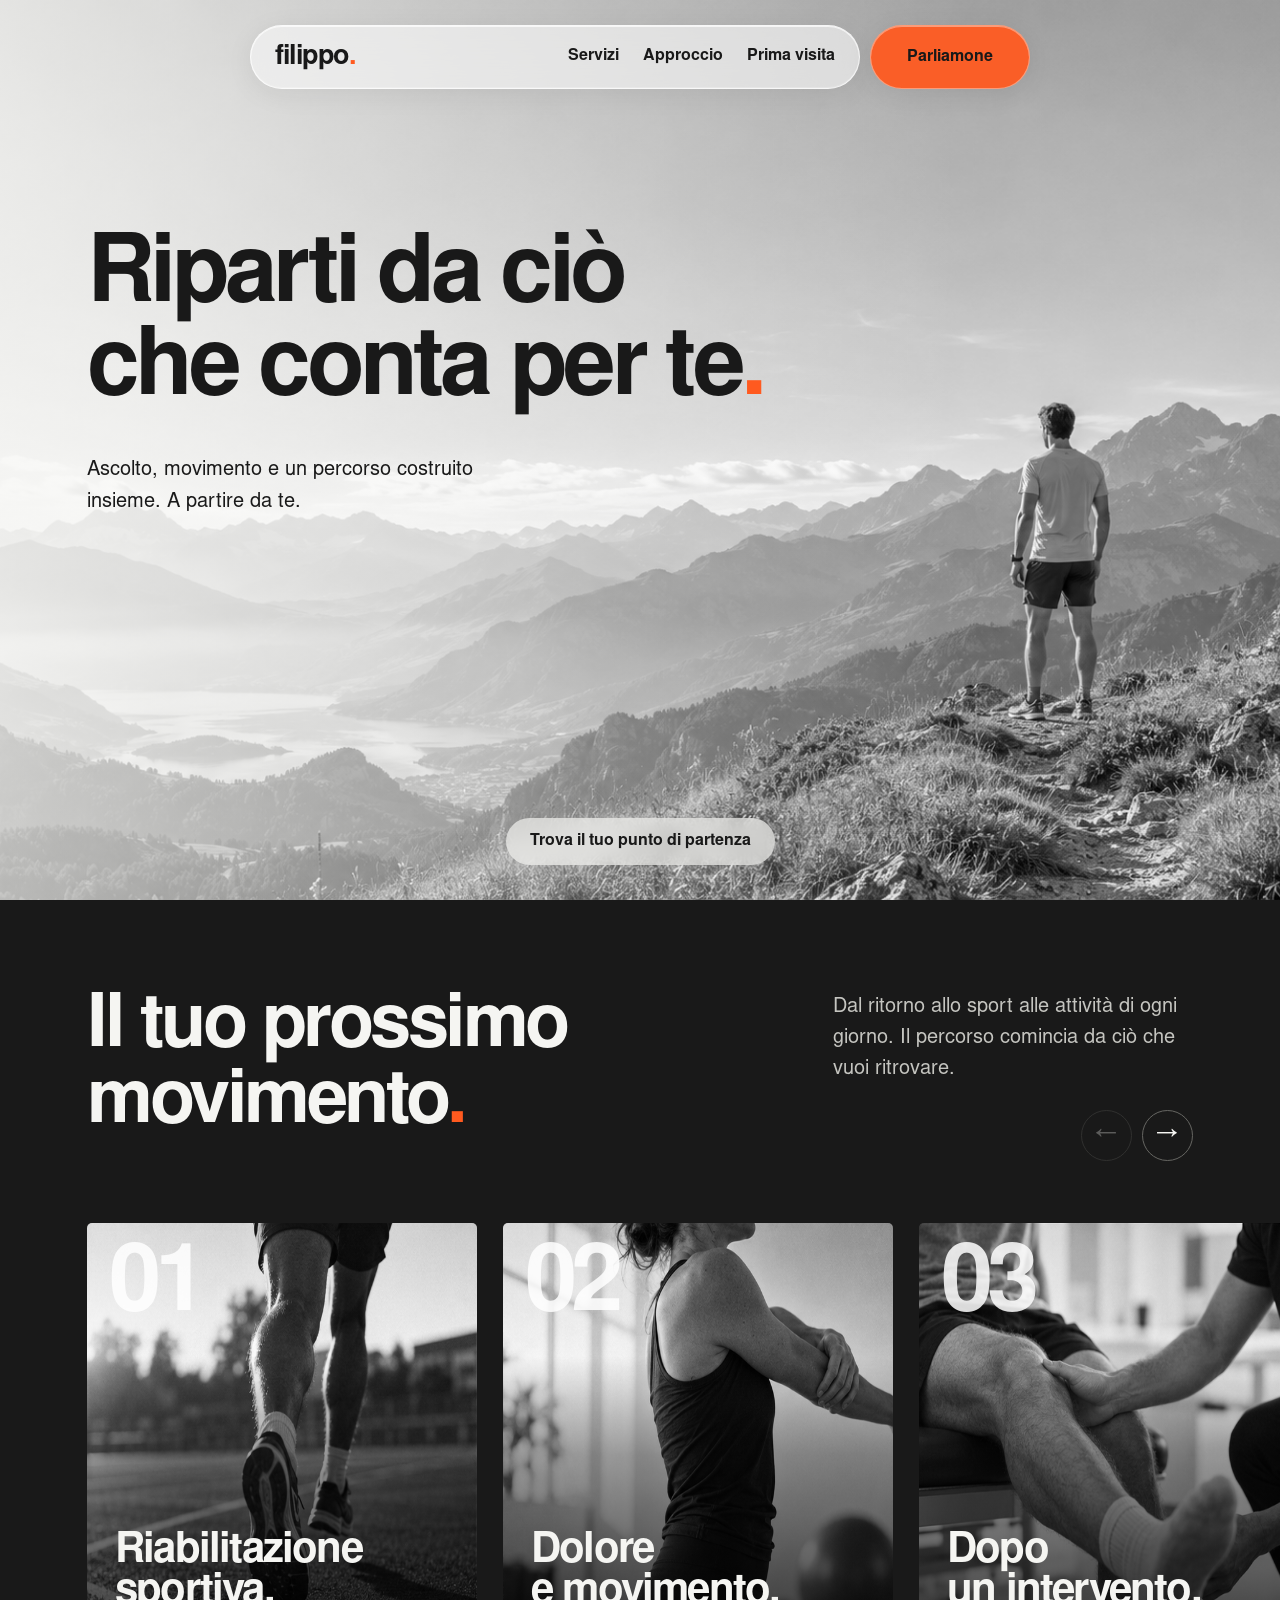
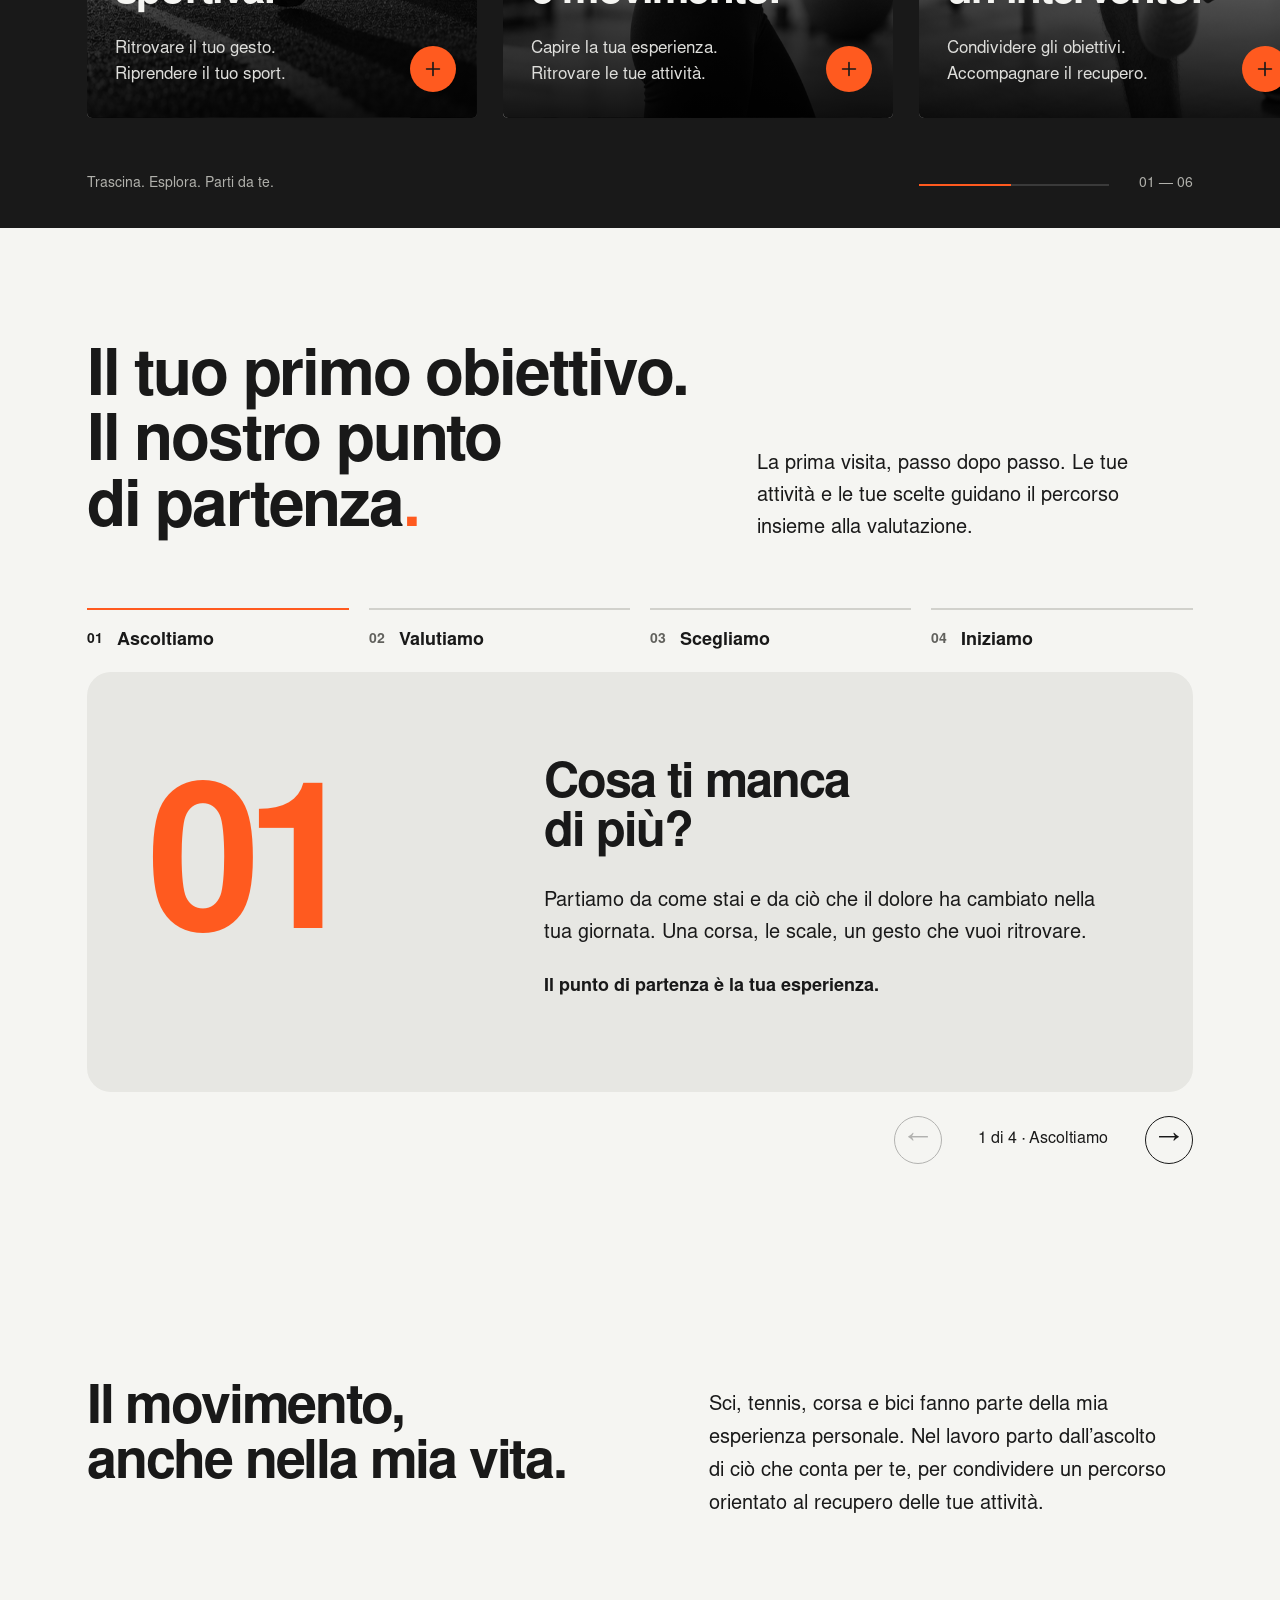
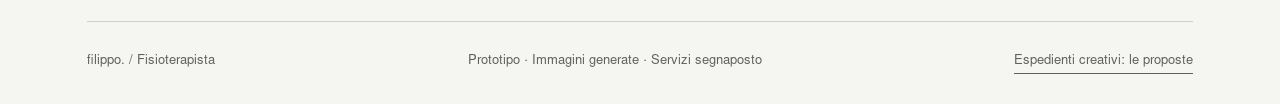
<file: esplorazioni/glass.html>
<!doctype html>
<html lang="it">
<head>
  <meta charset="utf-8">
  <meta name="viewport" content="width=device-width, initial-scale=1">
  <meta name="theme-color" content="#f5f5f2">
  <title>Filippo — Movimento, ascolto, autonomia</title>
  <link rel="stylesheet" href="glass.css">
  <script src="glass.js" defer></script>
</head>
<body>
  <a class="skip-link" href="#contenuto">Vai al contenuto</a>
  <header class="float-nav" aria-label="Navigazione del sito">
    <div class="bar glass">
      <a class="logo" href="#inizio" aria-label="Filippo fisioterapista, torna all’inizio">filippo<span>.</span></a>
      <nav class="links" id="menu" aria-label="Navigazione principale">
        <a href="#servizi">Servizi</a><a href="#approccio">Approccio</a><a href="#prima-visita">Prima visita</a>
      </nav>
      <button class="mobile-menu" aria-label="Apri il menu" aria-controls="menu" aria-expanded="false"><svg viewBox="0 0 24 24" aria-hidden="true"><path d="M4 8h16M4 16h16"/></svg></button>
    </div>
    <a class="cta glass" href="parliamone.html">Parliamone</a>
  </header>
  <main id="contenuto">
    <section class="hero" id="inizio" aria-labelledby="hero-title">
      <img class="hero-photo" src="assets/hero-movimento.png" alt="Una persona su un sentiero di montagna, rivolta verso il paesaggio" fetchpriority="high">
      <div class="hero-copy"><h1 id="hero-title">Riparti da ciò<br>che conta per te<span class="accent">.</span></h1><p class="hero-description">Ascolto, movimento e un percorso costruito insieme. A partire da te.</p></div>
      <div class="hero-bottom"><a class="scroll-link" href="#servizi">Trova il tuo punto di partenza</a></div>
    </section>
    <section class="services" id="servizi" aria-labelledby="services-title">
      <div class="gallery-heading"><h2 id="services-title">Il tuo prossimo<br>movimento<span class="accent">.</span></h2><div class="gallery-intro"><p>Dal ritorno allo sport alle attività di ogni giorno. Il percorso comincia da ciò che vuoi ritrovare.</p><div class="gallery-controls"><button id="gallery-prev" aria-label="Servizio precedente">←</button><button id="gallery-next" aria-label="Servizio successivo">→</button></div></div></div>
      <div class="gallery-track" id="gallery-track" tabindex="0" role="region" aria-label="Gallery dei servizi, scorri orizzontalmente per esplorare">
        <article class="service-card sport"><div class="service-photo photo-sport" role="img" aria-label="Gambe di un atleta durante la corsa"></div><span class="poster-number" aria-hidden="true">01</span><div class="card-copy"><h3>Riabilitazione<br>sportiva.</h3><p>Ritrovare il tuo gesto.<br>Riprendere il tuo sport.</p></div><button class="card-open" data-service="sport" aria-label="Scopri la riabilitazione sportiva"><svg viewBox="0 0 24 24" aria-hidden="true"><path d="M12 5v14M5 12h14"/></svg></button></article>
        <article class="service-card movement"><div class="service-photo photo-movement" role="img" aria-label="Una persona durante un esercizio di mobilità"></div><span class="poster-number" aria-hidden="true">02</span><div class="card-copy"><h3>Dolore<br>e movimento.</h3><p>Capire la tua esperienza.<br>Ritrovare le tue attività.</p></div><button class="card-open" data-service="movement" aria-label="Scopri dolore e movimento"><svg viewBox="0 0 24 24" aria-hidden="true"><path d="M12 5v14M5 12h14"/></svg></button></article>
        <article class="service-card recovery"><div class="service-photo photo-recovery" role="img" aria-label="Un esercizio guidato per il ginocchio"></div><span class="poster-number" aria-hidden="true">03</span><div class="card-copy"><h3>Dopo<br>un intervento.</h3><p>Condividere gli obiettivi.<br>Accompagnare il recupero.</p></div><button class="card-open" data-service="recovery" aria-label="Scopri il recupero dopo un intervento"><svg viewBox="0 0 24 24" aria-hidden="true"><path d="M12 5v14M5 12h14"/></svg></button></article>
        <article class="service-card assessment"><div class="service-photo photo-assessment" role="img" aria-label="Un atleta durante una valutazione del movimento"></div><span class="poster-number" aria-hidden="true">04</span><div class="card-copy"><h3>Valutazioni<br>funzionali.</h3><p>Misurare per comprendere.<br>Dare forma ai progressi.</p></div><button class="card-open" data-service="assessment" aria-label="Scopri le valutazioni funzionali"><svg viewBox="0 0 24 24" aria-hidden="true"><path d="M12 5v14M5 12h14"/></svg></button></article>
        <article class="service-card"><div class="service-photo photo-movement photo-mobility" role="img" aria-label="Esercizio di mobilità, immagine di concept"></div><span class="poster-number" aria-hidden="true">05</span><div class="card-copy"><h3>Mobilità<br>quotidiana.</h3><p>Muoversi con fiducia.<br>Nei gesti di ogni giorno.</p></div><button class="card-open" data-service="mobility" aria-label="Scopri mobilità quotidiana"><svg viewBox="0 0 24 24" aria-hidden="true"><path d="M12 5v14M5 12h14"/></svg></button></article>
        <article class="service-card"><div class="service-photo photo-assessment photo-strength" role="img" aria-label="Esercizio di forza, immagine di concept"></div><span class="poster-number" aria-hidden="true">06</span><div class="card-copy"><h3>Forza<br>e controllo.</h3><p>Costruire le tue capacità.<br>Un passo alla volta.</p></div><button class="card-open" data-service="strength" aria-label="Scopri forza e controllo"><svg viewBox="0 0 24 24" aria-hidden="true"><path d="M12 5v14M5 12h14"/></svg></button></article>
      </div>
      <div class="gallery-bottom"><span>Trascina. Esplora. Parti da te.</span><div class="gallery-progress" aria-hidden="true"><span></span></div><span class="gallery-count" aria-hidden="true">01 — 06</span></div>
    </section>
    <section class="first-visit-story section" id="approccio" aria-labelledby="approach-title">
      <div class="story-heading"><h2 id="approach-title">Il tuo primo obiettivo.<br>Il nostro punto<br>di partenza<span class="accent">.</span></h2><p>La prima visita, passo dopo passo. Le tue attività e le tue scelte guidano il percorso insieme alla valutazione.</p></div>
      <div class="visit-experience" id="prima-visita">
        <div class="visit-tabs" role="tablist" aria-label="Le tappe della prima visita">
          <button role="tab" id="visit-tab-0" aria-controls="visit-panel-0" aria-selected="true" tabindex="0"><span>01</span>Ascoltiamo</button>
          <button role="tab" id="visit-tab-1" aria-controls="visit-panel-1" aria-selected="false" tabindex="-1"><span>02</span>Valutiamo</button>
          <button role="tab" id="visit-tab-2" aria-controls="visit-panel-2" aria-selected="false" tabindex="-1"><span>03</span>Scegliamo</button>
          <button role="tab" id="visit-tab-3" aria-controls="visit-panel-3" aria-selected="false" tabindex="-1"><span>04</span>Iniziamo</button>
        </div>
        <div class="visit-panels">
          <article class="visit-panel" id="visit-panel-0" role="tabpanel" aria-labelledby="visit-tab-0" tabindex="0"><span class="visit-number" aria-hidden="true">01</span><div><h3>Cosa ti manca<br>di più?</h3><p>Partiamo da come stai e da ciò che il dolore ha cambiato nella tua giornata. Una corsa, le scale, un gesto che vuoi ritrovare.</p><p class="visit-question">Il punto di partenza è la tua esperienza.</p></div></article>
          <article class="visit-panel" id="visit-panel-1" role="tabpanel" aria-labelledby="visit-tab-1" tabindex="0" hidden><span class="visit-number" aria-hidden="true">02</span><div><h3>Capire come<br>ti muovi.</h3><p>Osserviamo insieme movimenti e capacità, con una valutazione adatta alla tua situazione. Ogni prova ha uno scopo che condividiamo.</p><p class="visit-question">La valutazione dà contesto alle tue sensazioni.</p></div></article>
          <article class="visit-panel" id="visit-panel-2" role="tabpanel" aria-labelledby="visit-tab-2" tabindex="0" hidden><span class="visit-number" aria-hidden="true">03</span><div><h3>Un obiettivo.<br>Scelto insieme.</h3><p>Mettiamo in relazione ciò che vuoi recuperare con la valutazione. Discutiamo le possibilità e decidiamo i primi passi, tenendo conto della tua vita.</p><p class="visit-question">Hai un ruolo attivo nelle decisioni.</p></div></article>
          <article class="visit-panel" id="visit-panel-3" role="tabpanel" aria-labelledby="visit-tab-3" tabindex="0" hidden><span class="visit-number" aria-hidden="true">04</span><div><h3>Portare il percorso<br>nella tua giornata.</h3><p>Concordiamo le prime attività e come seguirne l’evoluzione. Il percorso si adatta alla tua risposta, con strumenti per costruire autonomia.</p><a class="contact-button" href="parliamone.html">Parliamone</a></div></article>
        </div>
        <div class="visit-navigation"><button id="visit-prev" aria-label="Tappa precedente" disabled>←</button><p id="visit-status" role="status" aria-live="polite">1 di 4 · Ascoltiamo</p><button id="visit-next" aria-label="Tappa successiva">→</button></div>
      </div>
    </section>
    <section class="section intro-section" id="filippo"><h2>Il movimento,<br>anche nella mia vita.</h2><p class="profile">Sci, tennis, corsa e bici fanno parte della mia esperienza personale. Nel lavoro parto dall’ascolto di ciò che conta per te, per condividere un percorso orientato al recupero delle tue attività.</p></section>
  </main>
  <footer class="site-footer"><span>filippo. / Fisioterapista</span><span>Prototipo · Immagini generate · Servizi segnaposto</span><a href="strade-creative.html">Espedienti creativi: le proposte</a></footer>
  <dialog id="service-dialog" aria-labelledby="service-title"><button class="dialog-close" aria-label="Chiudi dettaglio servizio">×</button><h2 id="service-title"></h2><p id="service-description"></p><a class="contact-button" id="service-contact" href="parliamone.html">Parliamone</a></dialog>
</body>
</html>
</file>
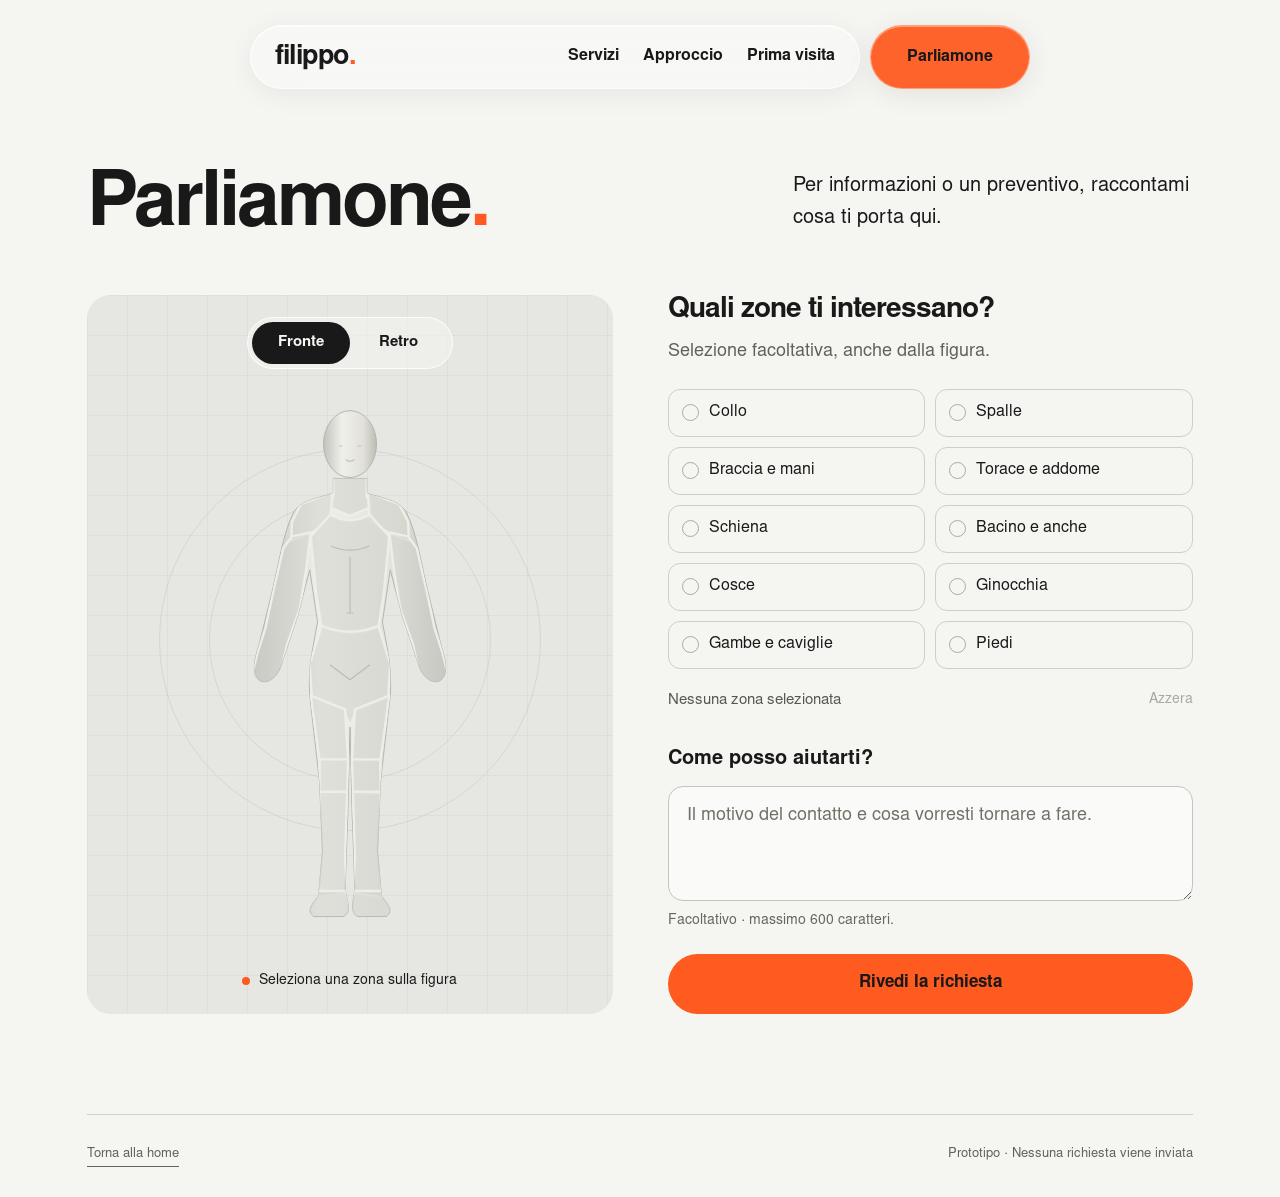
<file: esplorazioni/parliamone.html>
<!doctype html>
<html lang="it"><head><meta charset="utf-8"><meta name="viewport" content="width=device-width, initial-scale=1"><meta name="theme-color" content="#f5f5f2"><title>Parliamone — Filippo</title><link rel="stylesheet" href="glass.css"><link rel="stylesheet" href="body-map.css"><script src="glass.js" defer></script><script src="body-map.js" defer></script></head>
<body class="contact-page">
  <a class="skip-link" href="#contenuto">Vai al contenuto</a>
  <header class="float-nav" aria-label="Navigazione del sito">
    <div class="bar glass">
      <a class="logo" href="glass.html" aria-label="Filippo fisioterapista, torna all’inizio">filippo<span>.</span></a>
      <nav class="links" id="menu" aria-label="Navigazione principale">
        <a href="glass.html#servizi">Servizi</a><a href="glass.html#approccio">Approccio</a><a href="glass.html#prima-visita">Prima visita</a>
      </nav>
      <button class="mobile-menu" aria-label="Apri il menu" aria-controls="menu" aria-expanded="false"><svg viewBox="0 0 24 24" aria-hidden="true"><path d="M4 8h16M4 16h16"/></svg></button>
    </div>
    <a class="cta glass" href="parliamone.html" aria-current="page">Parliamone</a>
  </header>
  <main id="contenuto">
    <section class="body-contact" id="contatto" aria-labelledby="contact-title">
      <div class="contact-heading"><h1 id="contact-title">Parliamone<span class="accent">.</span></h1><p>Per informazioni o un preventivo, raccontami cosa ti porta qui.</p></div>
      <div class="body-workspace">
        <div class="body-canvas">
          <div class="body-view-switch" role="group" aria-label="Vista del corpo"><button type="button" data-view="front" aria-pressed="true">Fronte</button><button type="button" data-view="back" aria-pressed="false">Retro</button></div>
          <div class="body-view" id="body-front"></div>
          <div class="body-view" id="body-back" hidden></div>
          <div class="body-map-caption"><span class="map-key" aria-hidden="true"></span><span id="body-hint">Seleziona una zona sulla figura</span></div>
        </div>
        <div class="body-options">
          <h2 class="regions-title">Quali zone ti interessano?</h2>
          <p class="body-options-intro">Selezione facoltativa, anche dalla figura.</p>
          <div class="region-options" id="region-options" role="group" aria-label="Zone del corpo"></div>
          <div class="selection-line"><p id="selection-status" role="status" aria-live="polite" aria-atomic="true">Nessuna zona selezionata</p><button type="button" id="clear-regions" disabled>Azzera</button></div>
          <div class="activity-field"><label for="activity">Come posso aiutarti?</label><textarea id="activity" name="activity" rows="3" maxlength="600" placeholder="Il motivo del contatto e cosa vorresti tornare a fare." aria-describedby="activity-help"></textarea><p id="activity-help">Facoltativo · massimo 600 caratteri.</p></div>
          <button class="contact-button" id="request" type="button">Rivedi la richiesta</button>
        </div>
      </div>
    </section>
  </main>
<footer class="site-footer"><a href="glass.html">Torna alla home</a><span>Prototipo · Nessuna richiesta viene inviata</span></footer>
  <dialog id="request-dialog" aria-labelledby="dialog-title"><button class="dialog-close" aria-label="Chiudi riepilogo">×</button><h2 id="dialog-title">La tua richiesta.</h2><div class="request-summary"><h3>Le zone indicate</h3><ul id="request-regions"></ul><p id="request-no-regions" hidden>Preferisco parlarne direttamente con Filippo.</p><h3>Il motivo del contatto</h3><p id="request-activity"></p></div><p class="prototype-note">Anteprima del contatto: questa richiesta non viene inviata.</p><button id="close-dialog">Torna a modificare</button></dialog>
</body></html>
</file>
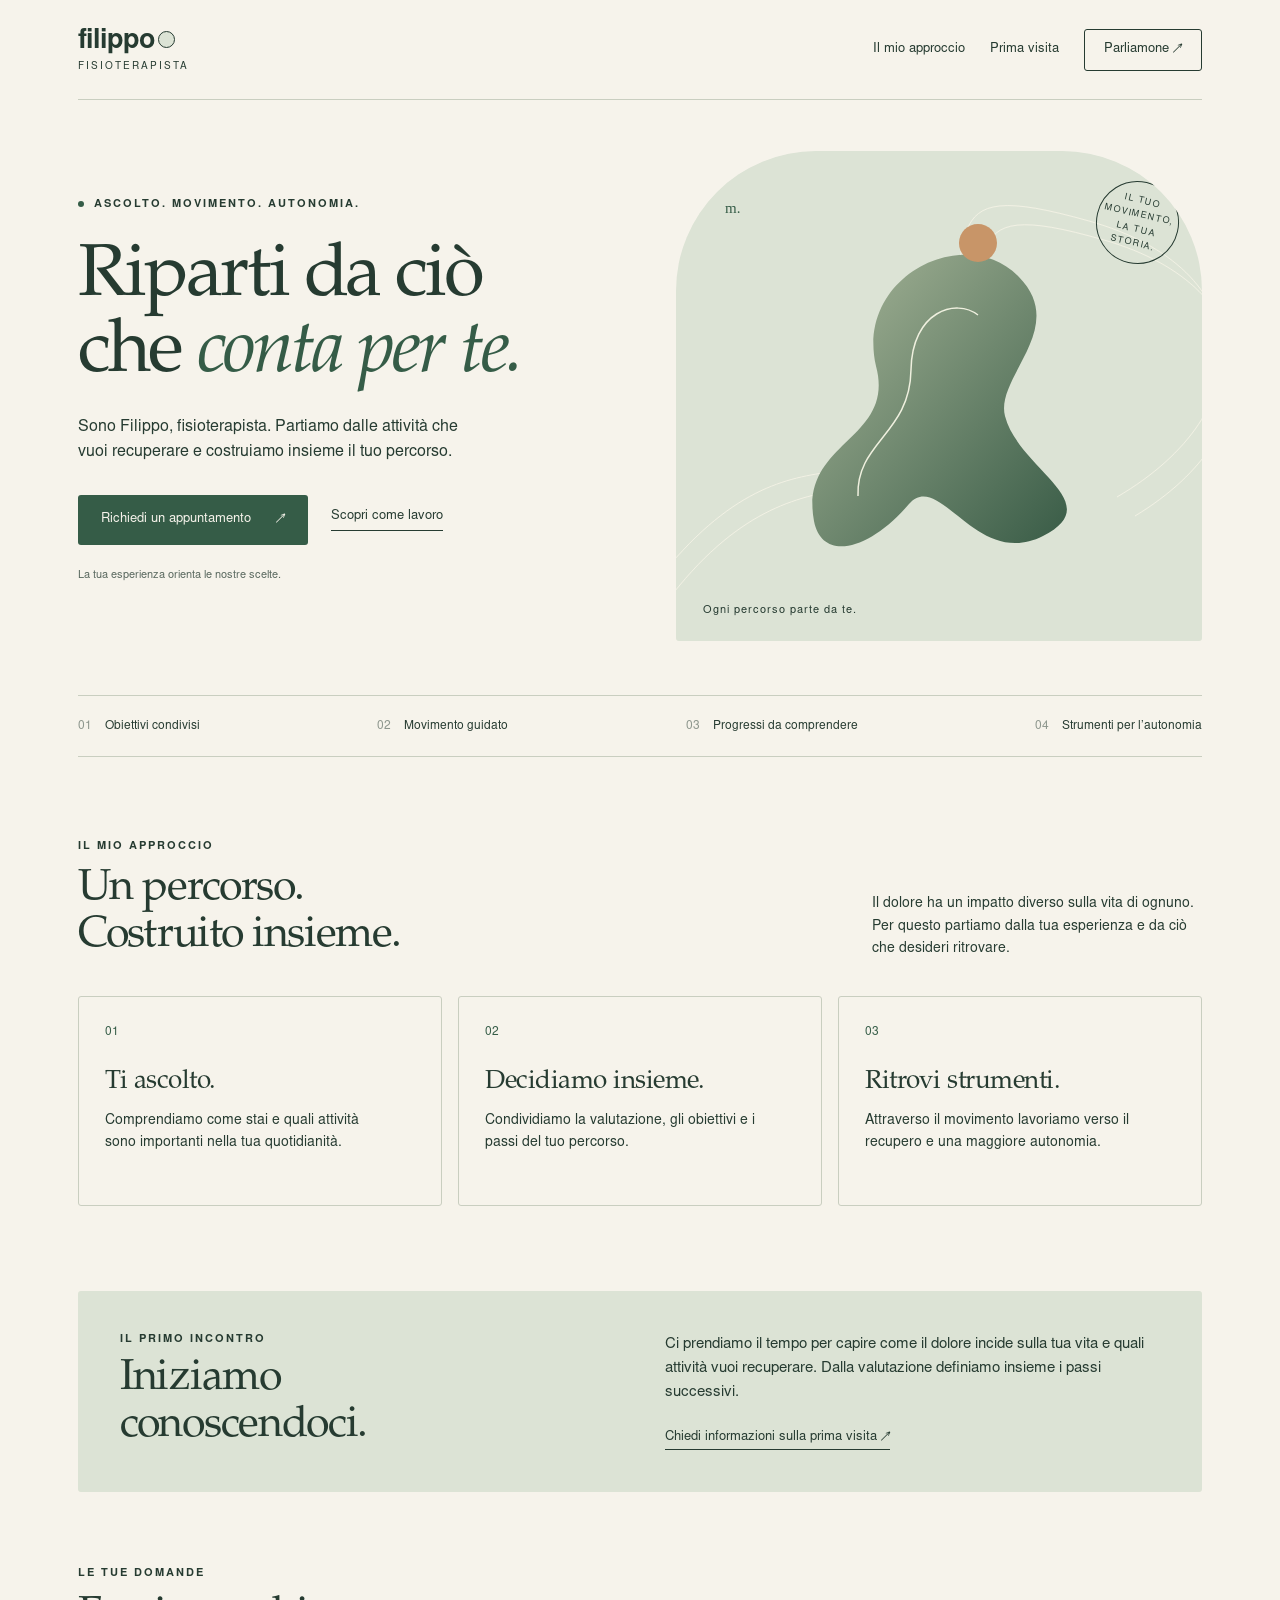
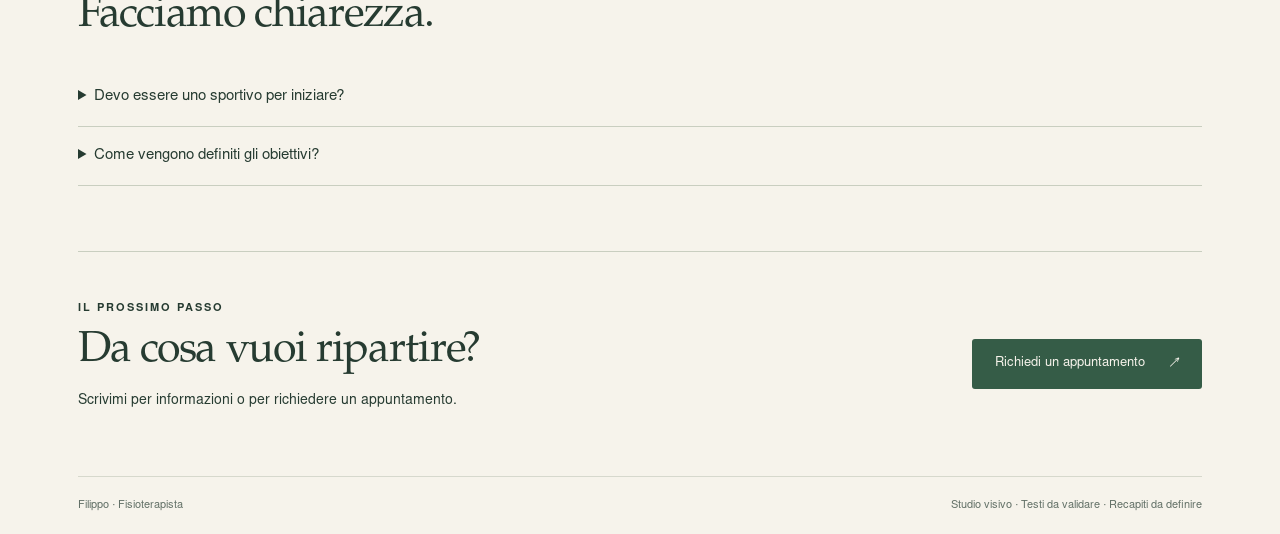
<file: esplorazioni/preview.html>
<!doctype html>
<html lang="it">
<head>
<meta charset="utf-8"><meta name="viewport" content="width=device-width,initial-scale=1">
<title>Filippo — Direzione visiva</title>
<style>
@font-face{font-family:Forma;src:url(assets/sans.otf)}@font-face{font-family:Forma;src:url(assets/sans-bold.otf);font-weight:700}@font-face{font-family:Libro;src:url(assets/serif.otf)}@font-face{font-family:Libro;src:url(assets/serif-italic.otf);font-style:italic}@font-face{font-family:Impacto;src:url(assets/condensed.otf);font-weight:700}
*{box-sizing:border-box}html{scroll-behavior:smooth}body{margin:0;font-family:Forma,Arial,sans-serif;color:var(--ink);background:var(--paper);--paper:#f6f3eb;--ink:#263b31;--accent:#355c47;--soft:#dce3d5;--line:#c9cec0;--heading:Libro,Georgia,serif;--radius:3px}a{color:inherit;text-decoration:none}button{font:inherit;cursor:pointer}a:focus-visible,button:focus-visible,summary:focus-visible{outline:3px solid var(--accent);outline-offset:5px}.wrap{max-width:1240px;margin:auto;padding:0 58px}.top{height:100px;display:flex;align-items:center;justify-content:space-between;border-bottom:1px solid var(--line);gap:20px}.brand{font-size:27px;letter-spacing:-1px;font-weight:700}.brand small{font-size:10px;letter-spacing:2px;text-transform:uppercase;font-weight:400;display:block;margin-top:3px}.brand .mark{display:inline-block;width:17px;height:17px;border:1px solid currentColor;border-radius:50%;margin-left:3px;background:var(--soft)}nav{display:flex;align-items:center;gap:25px;font-size:13px}.navcta{border:1px solid var(--ink);padding:12px 19px;border-radius:var(--radius)}.eyebrow{text-transform:uppercase;font-size:11px;letter-spacing:2px;font-weight:700;display:flex;align-items:center;gap:10px}.dot{width:6px;height:6px;border-radius:50%;background:var(--accent)}.hero{display:grid;grid-template-columns:1.08fr 1fr;gap:30px;align-items:center;min-height:595px;padding-top:36px;padding-bottom:40px}.hero h1{font-family:var(--heading);font-size:clamp(46px,5.8vw,80px);font-weight:400;line-height:1.03;letter-spacing:-3px;margin:29px 0 22px;max-width:630px}.hero h1 em{font-weight:400;color:var(--accent)}.intro{font-size:16px;line-height:1.6;max-width:390px;margin:0 0 29px;color:var(--ink)}.actions{display:flex;gap:23px;align-items:center;flex-wrap:wrap}.btn{border:none;background:var(--accent);color:var(--paper);padding:17px 23px;font-size:13px;display:inline-flex;gap:25px;align-items:center;border-radius:var(--radius)}.textlink{font-size:13px;border-bottom:1px solid var(--ink);padding-bottom:5px}.note{font-size:11px;margin-top:24px;opacity:.75}.art{height:490px;position:relative;overflow:hidden;background:var(--soft);border-radius:140px 140px 3px 3px}.art svg{width:100%;height:100%;display:block}.art-caption{position:absolute;left:27px;bottom:24px;font-size:11px;letter-spacing:1px}.stamp{position:absolute;right:23px;top:30px;border:1px solid currentColor;border-radius:50%;height:83px;width:83px;font-size:9px;text-align:center;display:flex;align-items:center;justify-content:center;line-height:1.6;transform:rotate(13deg);letter-spacing:1px}.annotation{display:none}.principles{border-top:1px solid var(--line);border-bottom:1px solid var(--line);padding:23px 0;display:flex;gap:20px;justify-content:space-between;font-size:12px}.principles b{font-weight:400;opacity:.5;margin-right:10px}.method{padding-top:83px;padding-bottom:85px}.section-head{display:flex;align-items:flex-end;justify-content:space-between;gap:35px;margin-bottom:35px}h2{font-family:var(--heading);font-size:43px;line-height:1.1;font-weight:400;letter-spacing:-1.3px;margin:13px 0 0}.section-head p{max-width:330px;font-size:14px;line-height:1.6;margin:0}.cards{display:grid;grid-template-columns:repeat(3,1fr);gap:16px}.card{border:1px solid var(--line);padding:28px 26px;border-radius:var(--radius);min-height:210px}.card .n{font-size:12px;display:block;margin-bottom:28px;color:var(--accent)}.card h3{font-family:var(--heading);font-size:26px;font-weight:400;letter-spacing:-.5px;margin:0 0 12px}.card p{font-size:14px;line-height:1.6;margin:0;max-width:285px}.visit{display:grid;grid-template-columns:1fr 1fr;background:var(--soft);padding:42px;gap:50px;border-radius:var(--radius);margin-bottom:75px}.visit p{line-height:1.6;font-size:15px;margin:0}.visit h2{margin-top:10px}.faq{margin-bottom:65px}.faq h2{margin-bottom:28px}.faq details{padding:20px 0;border-bottom:1px solid var(--line);font-size:15px}.faq summary{cursor:pointer}.faq details p{max-width:720px;font-size:14px;line-height:1.6}.contact{border-top:1px solid var(--line);padding:50px 0;display:flex;gap:30px;align-items:center;justify-content:space-between}.contact p{font-size:14px;line-height:1.6}footer{font-size:11px;padding:22px 0;border-top:1px solid var(--line);display:flex;justify-content:space-between;gap:20px;opacity:.7}.demo-button{border:1px solid var(--ink);border-radius:var(--radius);background:transparent;color:var(--ink);padding:15px 22px}dialog{background:var(--paper);color:var(--ink);border:1px solid var(--line);border-radius:var(--radius);max-width:430px;padding:30px}dialog::backdrop{background:#1118}dialog h2{font-size:30px}dialog p{font-size:15px;line-height:1.6}
body[data-theme="kinetic"]{--paper:#f1f0e9;--ink:#22251f;--accent:#ba350e;--soft:#ef6236;--line:#c5c6be;--heading:Impacto,Arial,sans-serif;--radius:0}.kinetic .top{height:88px}.kinetic .brand{text-transform:uppercase;font-family:Impacto;font-size:31px}.kinetic .hero{gap:0;min-height:595px;position:relative;grid-template-columns:1.2fr 1fr}.kinetic .hero h1{font-size:98px;text-transform:uppercase;line-height:.87;letter-spacing:-2px;font-weight:700;position:relative;z-index:2;margin-top:30px}.kinetic .hero h1 em{font-style:normal}.kinetic .art{border-radius:0;transform:rotate(2deg);height:480px;background:#262923;color:#f1f0e9}.kinetic .stamp{border-radius:0;transform:rotate(0);height:auto;width:auto;padding:10px}.kinetic .art-caption{text-transform:uppercase}.kinetic .principles{background:#262923;color:var(--paper);padding:25px 25px;border:0}.kinetic h2{text-transform:uppercase;font-size:50px;font-weight:700}.kinetic .card{border:0;border-top:2px solid var(--ink);padding:25px 10px}.kinetic .card h3{font-size:32px;text-transform:uppercase;font-weight:700}.kinetic .visit{background:#262923;color:var(--paper)}.kinetic .visit .eyebrow{color:#ff906c}.kinetic .navcta{background:var(--ink);color:var(--paper)}
body[data-theme="clinical"]{--paper:#f8fbff;--ink:#152d4b;--accent:#174ead;--soft:#e3ecfa;--line:#c9d6e8;--heading:Forma,Arial,sans-serif;--radius:8px}.clinical .brand{color:var(--accent);font-size:26px}.clinical .hero{gap:60px;min-height:595px}.clinical .hero h1{font-size:67px;font-weight:700;letter-spacing:-3px;line-height:1.08}.clinical .hero h1 em{font-style:normal}.clinical .art{border-radius:8px;background-color:#edf3fc;background-image:linear-gradient(#c9d6e85a 1px,transparent 1px),linear-gradient(90deg,#c9d6e85a 1px,transparent 1px);background-size:30px 30px}.clinical .stamp{border-radius:8px;transform:none;background:var(--paper);width:auto;height:auto;padding:12px;font-size:10px;letter-spacing:0}.clinical .principles{font-size:13px}.clinical h2{font-size:36px;font-weight:700}.clinical .card{background:white}.clinical .card .n{width:30px;height:30px;display:grid;place-items:center;background:var(--soft);border-radius:5px;margin-bottom:22px}.clinical .card h3{font-size:22px;font-weight:700}.clinical .navcta{border-color:var(--accent);color:var(--accent)}.clinical .annotation{display:block;position:absolute;padding:10px 15px;background:var(--paper);border:1px solid var(--line);border-radius:5px;font-size:10px;bottom:70px;right:22px}
body[data-theme="human"]{--paper:#fbf6f0;--ink:#432f45;--accent:#70416d;--soft:#e4d4e6;--line:#d6c5d4;--heading:Forma,Arial,sans-serif;--radius:25px}.human .top{border:0}.human .brand{font-size:30px;letter-spacing:-1.7px}.human .brand .mark{background:#df815d;border:0}.human .hero{grid-template-columns:1.12fr 1fr;gap:35px}.human .hero h1{font-size:74px;letter-spacing:-4px;line-height:1.03;font-weight:700}.human .hero h1 em{font-family:Libro;font-weight:400}.human .art{border-radius:48% 48% 12% 12%;background:#ecd7cc;height:470px}.human .stamp{background:#fbf6f0;border:0;color:var(--ink);right:auto;left:42%;top:20px}.human .principles{background:#ede3ec;border:0;border-radius:25px;padding:24px 30px}.human h2{font-size:40px;font-weight:700;letter-spacing:-2px}.human .card{border:0;background:#f1e8ef;border-radius:25px}.human .card:nth-child(2){background:#f5e4d9}.human .card:nth-child(3){background:#e8ebdf}.human .card h3{font-size:23px;font-weight:700}.human .card .n{border:1px solid currentColor;border-radius:50%;display:grid;place-items:center;width:30px;height:30px}.human .btn{border-radius:50px}.human .visit{border-radius:30px}
@media(min-width:1300px){.hero h1{font-size:80px}.kinetic .hero h1{font-size:104px}.clinical .hero h1{font-size:72px}.human .hero h1{font-size:80px}}
@media(max-width:760px){.wrap{padding:0 24px}.top{height:86px}.brand{font-size:24px}nav>a:not(.navcta){display:none}nav{gap:0}.navcta{font-size:11px;padding:10px 12px}.hero,.kinetic .hero,.clinical .hero,.human .hero{grid-template-columns:1fr;gap:30px;padding-top:35px;padding-bottom:32px;min-height:0}.hero h1,.clinical .hero h1,.human .hero h1{font-size:53px;letter-spacing:-2px}.kinetic .hero h1{font-size:74px}.hero .intro{font-size:15px}.hero .art,.kinetic .art,.clinical .art,.human .art{height:360px;width:100%}.kinetic .art{transform:none}.eyebrow{font-size:10px;letter-spacing:1px}.principles,.human .principles{flex-direction:column;gap:14px;padding:20px}.method{padding-top:48px;padding-bottom:45px}.section-head{align-items:start;flex-direction:column;gap:22px}.cards{grid-template-columns:1fr}.card{min-height:0}.card .n{margin-bottom:18px}h2,.clinical h2,.human h2{font-size:33px}.visit{grid-template-columns:1fr;padding:28px;gap:24px;margin-bottom:48px}.contact{align-items:start;flex-direction:column}footer{flex-direction:column}.hero h1 br{display:initial}}
@media(prefers-reduced-motion:reduce){html{scroll-behavior:auto}}
</style>
</head>
<body>
<div class="wrap">
<header class="top"><a class="brand" href="#">filippo<span class="mark"></span><small>Fisioterapista</small></a><nav aria-label="Navigazione principale"><a href="#approccio">Il mio approccio</a><a href="#visita">Prima visita</a><a class="navcta" href="#contatto">Parliamone ↗</a></nav></header>
<main>
<section class="hero"><div class="hero-copy"><div class="eyebrow"><span class="dot"></span> Ascolto. Movimento. Autonomia.</div><h1>Riparti da ciò<br>che <em>conta per te.</em></h1><p class="intro">Sono Filippo, fisioterapista. Partiamo dalle attività che vuoi recuperare e costruiamo insieme il tuo percorso.</p><div class="actions"><a class="btn" href="#contatto">Richiedi un appuntamento <span>↗</span></a><a class="textlink" href="#approccio">Scopri come lavoro</a></div><p class="note">La tua esperienza orienta le nostre scelte.</p></div><div class="art" aria-label="Illustrazione astratta del movimento"><div id="illustration"></div><div class="stamp">IL TUO<br>MOVIMENTO,<br>LA TUA STORIA.</div><span class="art-caption">Ogni percorso parte da te.</span><span class="annotation">Valutare → Condividere → Rivalutare</span></div></section>
<div class="principles"><span><b>01</b> Obiettivi condivisi</span><span><b>02</b> Movimento guidato</span><span><b>03</b> Progressi da comprendere</span><span><b>04</b> Strumenti per l’autonomia</span></div>
<section class="method" id="approccio"><div class="section-head"><div><div class="eyebrow">Il mio approccio</div><h2>Un percorso.<br>Costruito insieme.</h2></div><p>Il dolore ha un impatto diverso sulla vita di ognuno. Per questo partiamo dalla tua esperienza e da ciò che desideri ritrovare.</p></div><div class="cards"><article class="card"><span class="n">01</span><h3>Ti ascolto.</h3><p>Comprendiamo come stai e quali attività sono importanti nella tua quotidianità.</p></article><article class="card"><span class="n">02</span><h3>Decidiamo insieme.</h3><p>Condividiamo la valutazione, gli obiettivi e i passi del tuo percorso.</p></article><article class="card"><span class="n">03</span><h3>Ritrovi strumenti.</h3><p>Attraverso il movimento lavoriamo verso il recupero e una maggiore autonomia.</p></article></div></section>
<section class="visit" id="visita"><div><div class="eyebrow">Il primo incontro</div><h2>Iniziamo<br>conoscendoci.</h2></div><div><p>Ci prendiamo il tempo per capire come il dolore incide sulla tua vita e quali attività vuoi recuperare. Dalla valutazione definiamo insieme i passi successivi.</p><p style="margin-top:20px"><a class="textlink" href="#contatto">Chiedi informazioni sulla prima visita ↗</a></p></div></section>
<section class="faq"><div class="eyebrow">Le tue domande</div><h2>Facciamo chiarezza.</h2><details><summary>Devo essere uno sportivo per iniziare?</summary><p>Gli obiettivi possono riguardare lo sport o le attività della vita quotidiana. Nel primo contatto valutiamo se il mio approccio è adatto alla tua richiesta.</p></details><details><summary>Come vengono definiti gli obiettivi?</summary><p>Partiamo dalle attività che sono importanti per te e dalla valutazione professionale. Condividiamo le scelte e le rivediamo durante il percorso.</p></details></section>
<section class="contact" id="contatto"><div><div class="eyebrow">Il prossimo passo</div><h2>Da cosa vuoi ripartire?</h2><p>Scrivimi per informazioni o per richiedere un appuntamento.</p></div><button class="btn" id="contact-button">Richiedi un appuntamento <span>↗</span></button></section>
</main><footer><span>Filippo · Fisioterapista</span><span>Studio visivo · Testi da validare · Recapiti da definire</span></footer>
</div>
<dialog id="contact-dialog"><h2>Il primo passo, insieme.</h2><p>Questa è una proposta visiva. Nel sito definitivo qui troverai il modulo e i recapiti concordati con Filippo.</p><button class="demo-button" id="close-dialog">Torna alla proposta</button></dialog>
<script>
const themes=['editorial','kinetic','clinical','human'];const query=new URLSearchParams(location.search);const theme=themes.includes(query.get('theme'))?query.get('theme'):'editorial';document.body.dataset.theme=theme;document.body.classList.add(theme);
const art={
editorial:`<svg viewBox="0 0 480 490" xmlns="http://www.w3.org/2000/svg"><defs><linearGradient id="r" x1="0" x2="1" y1="0" y2="1"><stop stop-color="#a9b79a"/><stop offset="1" stop-color="#385b46"/></linearGradient></defs><path d="M-50 440C100 240 185 390 235 239S220 22 390 70S565 260 418 346" fill="none" stroke="#f2f1e4" stroke-width="1"/><path d="M-40 461C103 263 205 401 255 255S238 41 405 89S577 280 436 365" fill="none" stroke="#f2f1e4" stroke-width="1"/><path d="M115 370C100 290 197 290 177 215C156 125 267 71 320 126C370 177 296 226 306 265C320 319 410 351 344 385C277 419 241 318 210 353C170 400 123 411 115 370Z" fill="url(#r)"/><path d="M159 345C157 291 211 283 212 219C213 160 257 147 279 164" fill="none" stroke="#eff0df" stroke-width="1.5"/><circle cx="279" cy="92" r="19" fill="#c89568"/><text x="26" y="62" font-family="serif" font-size="15" fill="#355c47">m.</text></svg>`,
kinetic:`<svg viewBox="0 0 480 490" xmlns="http://www.w3.org/2000/svg"><defs><pattern id="g" width="40" height="40" patternUnits="userSpaceOnUse"><path d="M40 0H0V40" fill="none" stroke="#56594b" stroke-width=".5"/></pattern></defs><rect width="480" height="490" fill="url(#g)"/><path d="M45 394L178 127L218 291L352 100L419 333" fill="none" stroke="#f2774b" stroke-width="64" stroke-linejoin="round"/><path d="M20 358L194 94L236 252L381 65" fill="none" stroke="#f1f0e9" stroke-width="1"/><circle cx="194" cy="94" r="5" fill="#f1f0e9"/><circle cx="381" cy="65" r="5" fill="#f1f0e9"/><text x="24" y="42" font-family="monospace" font-size="10" fill="#f1f0e9">MOVIMENTO / PERCORSO / AUTONOMIA</text><path d="M390 421h48m-13-13 13 13-13 13" fill="none" stroke="#f1f0e9" stroke-width="2"/></svg>`,
clinical:`<svg viewBox="0 0 480 490" xmlns="http://www.w3.org/2000/svg"><g fill="none" stroke="#c2d3ed"><circle cx="236" cy="242" r="177"/><circle cx="236" cy="242" r="135"/><circle cx="236" cy="242" r="94"/><path d="M236 46V439M43 242H435"/></g><path d="M121 354C151 359 172 307 188 274S252 253 273 218S280 159 347 133" fill="none" stroke="#174ead" stroke-width="26" stroke-linecap="round"/><path d="M121 354C151 359 172 307 188 274S252 253 273 218S280 159 347 133" fill="none" stroke="#fff" stroke-width="1"/><g fill="#fff" stroke="#174ead" stroke-width="3"><circle cx="121" cy="354" r="9"/><circle cx="202" cy="260" r="9"/><circle cx="273" cy="218" r="9"/><circle cx="347" cy="133" r="9"/></g><text x="27" y="42" fill="#174ead" font-family="monospace" font-size="10">LA TUA ESPERIENZA, UN PERCORSO CONDIVISO</text></svg>`,
human:`<svg viewBox="0 0 480 490" xmlns="http://www.w3.org/2000/svg"><circle cx="135" cy="228" r="93" fill="#d78969"/><circle cx="335" cy="216" r="88" fill="#c5b2cb"/><path d="M115 331C186 257 240 343 304 274C334 241 357 274 330 304C270 369 205 324 155 372" fill="none" stroke="#70416d" stroke-width="62" stroke-linecap="round"/><path d="M85 128Q178 45 245 115" fill="none" stroke="#70416d" stroke-width="2"/><path d="M235 108L245 115L239 126" fill="none" stroke="#70416d" stroke-width="2"/><g fill="#fbf6f0"><circle cx="134" cy="194" r="12"/><path d="M96 239Q135 273 173 239" fill="none" stroke="#fbf6f0" stroke-width="2"/></g><path d="M355 316l5 17 17 5-17 5-5 17-5-17-17-5 17-5Z" fill="#fbf6f0"/></svg>`};
document.getElementById('illustration').innerHTML=art[theme];document.getElementById('illustration').style.height='100%';document.getElementById('contact-button').onclick=()=>document.getElementById('contact-dialog').showModal();document.getElementById('close-dialog').onclick=()=>document.getElementById('contact-dialog').close();
</script>
</body></html>
</file>
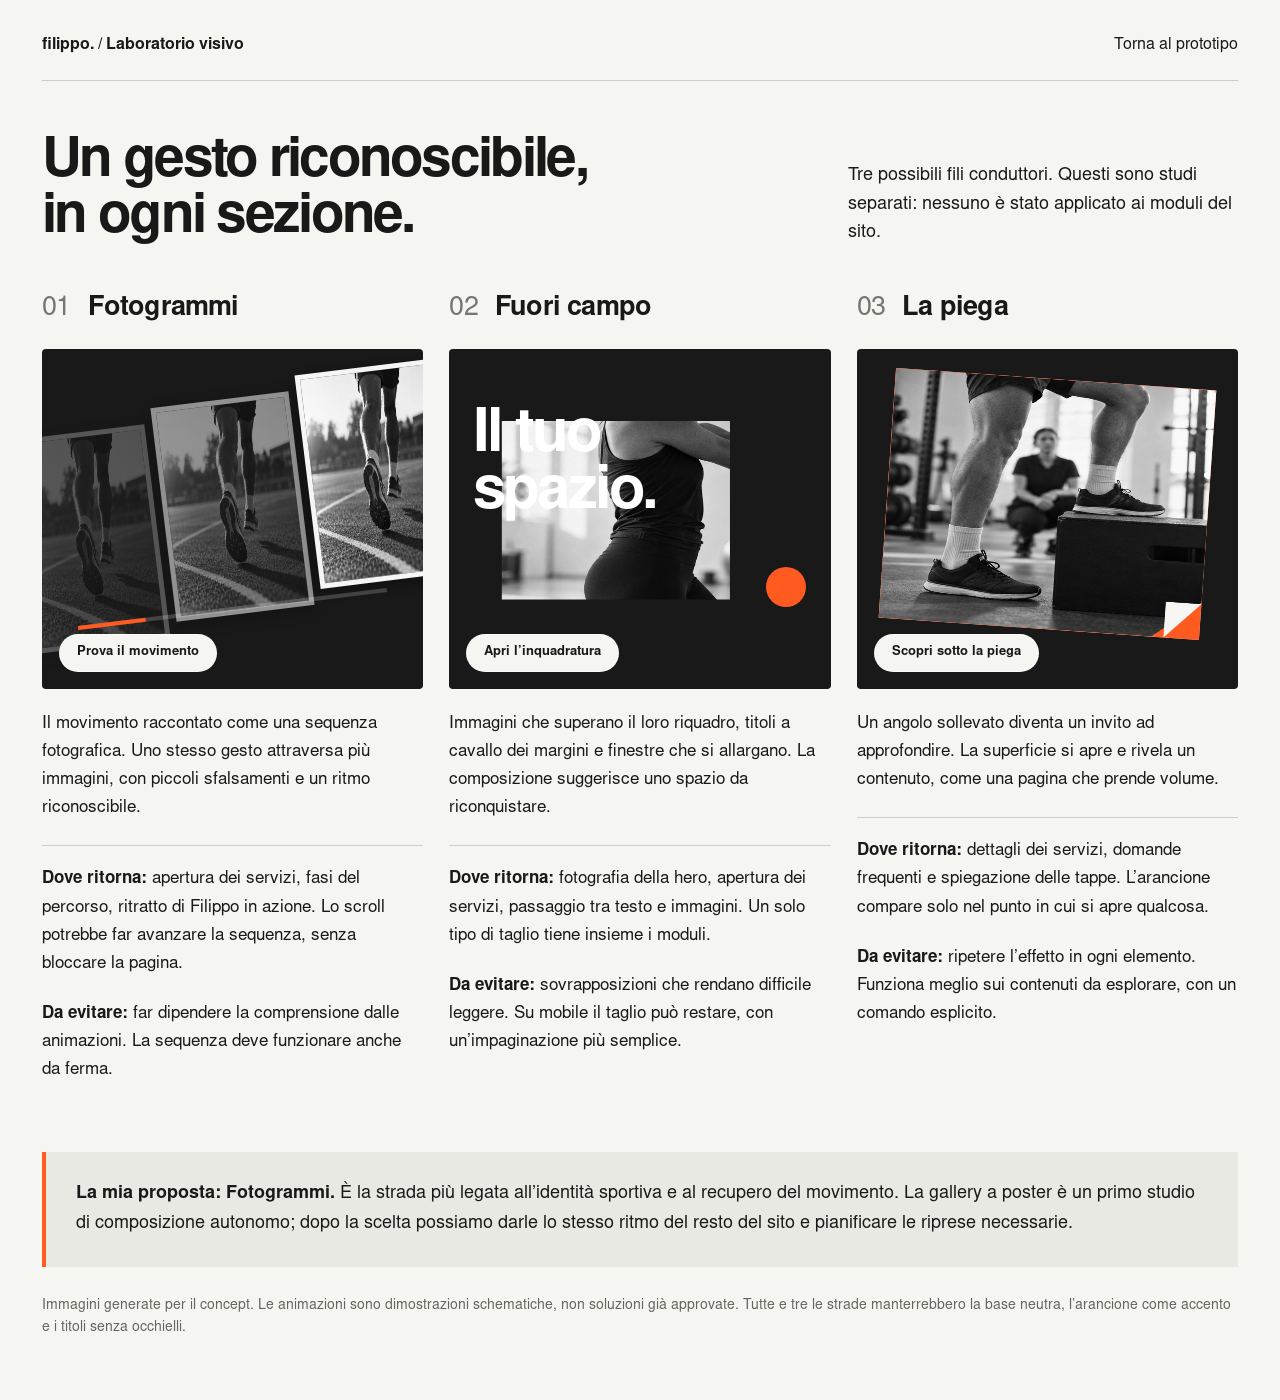
<file: esplorazioni/strade-creative.html>
<!doctype html>
<html lang="it"><head><meta charset="utf-8"><meta name="viewport" content="width=device-width,initial-scale=1"><title>Tre espedienti creativi — Filippo</title>
<style>
@font-face{font-family:Forma;src:url(assets/sans.otf)}@font-face{font-family:Forma;src:url(assets/sans-bold.otf);font-weight:700}*{box-sizing:border-box}body{margin:0;background:#f5f5f2;color:#191919;font-family:Forma,Arial,sans-serif}a{color:inherit}main{max-width:1560px;margin:auto;padding:36px 42px 60px}header{display:flex;justify-content:space-between;gap:20px;border-bottom:1px solid #ccc;padding-bottom:25px}header a{font-size:16px;text-decoration:none}.intro{display:flex;gap:60px;justify-content:space-between;align-items:end;margin:55px 0 45px}h1{font-size:clamp(36px,4.3vw,64px);line-height:1.02;letter-spacing:-2.7px;margin:0;max-width:900px}.intro p{font-size:18px;line-height:1.6;max-width:390px;margin:0}.grid{display:grid;grid-template-columns:repeat(3,minmax(0,1fr));gap:26px}article{min-width:0}h2{font-size:27px;letter-spacing:-.8px;margin:0 0 24px}h2 span{color:#767671;font-weight:400;margin-right:10px}article p{font-size:17px;line-height:1.65;margin:22px 0}.use{border-top:1px solid #cececa;padding-top:20px}.scene{position:relative;background:#191919;height:340px;overflow:hidden;border-radius:4px}.scene button{position:absolute;bottom:17px;left:17px;z-index:6;border:1px solid #fff7;background:#f5f5f2;color:#191919;border-radius:999px;padding:10px 17px;font:700 13px Forma;cursor:pointer}button:focus-visible,a:focus-visible{outline:3px solid #ff5a1f;outline-offset:4px}.photo{background-image:url(assets/servizi-contact-sheet.png);background-size:200% 200%;background-position:0 0;filter:grayscale(1)}.frames{display:flex;gap:8px;position:absolute;inset:50px -25px 75px;transform:rotate(-7deg)}.frame{flex:1;min-width:0;border:5px solid #f5f5f2;box-shadow:0 4px 15px #0007;transition:transform .65s cubic-bezier(.2,.8,.2,1),opacity .6s}.frame:nth-child(1){opacity:.28;transform:translateY(15px)}.frame:nth-child(2){opacity:.55;transform:translateY(0)}.frame:nth-child(3){opacity:1;transform:translateY(-15px)}.scene.on .frame:nth-child(1){opacity:1;transform:translateY(-15px)}.scene.on .frame:nth-child(2){opacity:1;transform:translateY(0);transition-delay:.12s}.scene.on .frame:nth-child(3){opacity:1;transform:translateY(15px);transition-delay:.24s}.film-line{position:absolute;left:35px;right:35px;bottom:78px;height:4px;background:#ffffff30;transform:rotate(-7deg)}.film-line:after{content:'';display:block;width:22%;height:100%;background:#ff5a1f;transition:width .9s}.scene.on .film-line:after{width:100%}.window{position:absolute;inset:32px 30px 60px;background-position:100% 0;clip-path:inset(16% 22% 12% 7%);transition:clip-path .7s cubic-bezier(.2,.8,.2,1)}.scene.on .window{clip-path:inset(0)}.overflow-text{position:absolute;left:24px;top:60px;font-size:60px;line-height:.95;letter-spacing:-3px;font-weight:700;color:#fff;transition:transform .7s}.scene.on .overflow-text{transform:translateX(10px)}.outside-dot{position:absolute;right:25px;bottom:82px;width:40px;height:40px;border-radius:50%;background:#ff5a1f;transition:transform .7s}.scene.on .outside-dot{transform:translate(-22px,-30px)}.fold-paper{position:absolute;inset:30px 30px 60px;background:#e2e2df;transform:rotate(4deg)}.fold-content{position:absolute;inset:0;padding:23px;font-size:30px;letter-spacing:-1px;font-weight:700;line-height:1;display:flex;align-items:end;justify-content:end;text-align:right;background:#ff5a1f}.fold-cover{position:absolute;inset:0;background-position:100% 100%;clip-path:polygon(0 0,100% 0,100% 85%,85% 100%,0 100%);transition:clip-path .75s}.fold-corner{position:absolute;right:0;bottom:0;width:36px;height:36px;background:#f5f5f2;clip-path:polygon(0 0,0 100%,100% 0);transition:width .75s,height .75s}.scene.on .fold-cover{clip-path:polygon(0 0,100% 0,100% 30%,30% 100%,0 100%)}.scene.on .fold-corner{width:70%;height:70%;opacity:.75}.recommendation{margin-top:45px;padding:27px 30px;border-left:4px solid #ff5a1f;background:#e9e9e4;font-size:18px;line-height:1.7}.foot{font-size:14px;line-height:1.6;color:#65655f;margin:28px 0 0}@media(max-width:1000px){main{padding:30px}.intro{display:block}.intro p{margin-top:25px;max-width:650px}.grid{grid-template-columns:1fr}.scene{height:400px;max-width:600px}article{margin-bottom:25px}article p{max-width:750px}.frames{inset:65px -25px 95px}.film-line{bottom:85px}.overflow-text{font-size:78px}h1{font-size:48px}}@media(max-width:500px){main{padding:24px}h1{font-size:39px;letter-spacing:-1.8px}.intro{margin:38px 0}.scene{height:320px}.overflow-text{font-size:60px}.recommendation{padding:22px;font-size:17px}header{flex-direction:column;font-size:14px}}@media(prefers-reduced-motion:reduce){*{transition:none!important}}
</style></head><body><main>
<header><strong>filippo. / Laboratorio visivo</strong><a href="glass.html">Torna al prototipo</a></header>
<div class="intro"><h1>Un gesto riconoscibile,<br>in ogni sezione.</h1><p>Tre possibili fili conduttori. Questi sono studi separati: nessuno è stato applicato ai moduli del sito.</p></div>
<div class="grid">
<article><h2><span>01</span> Fotogrammi</h2><div class="scene"><div class="frames" aria-hidden="true"><div class="frame photo"></div><div class="frame photo"></div><div class="frame photo"></div></div><div class="film-line" aria-hidden="true"></div><button aria-pressed="false">Prova il movimento</button></div><p>Il movimento raccontato come una sequenza fotografica. Uno stesso gesto attraversa più immagini, con piccoli sfalsamenti e un ritmo riconoscibile.</p><p class="use"><strong>Dove ritorna:</strong> apertura dei servizi, fasi del percorso, ritratto di Filippo in azione. Lo scroll potrebbe far avanzare la sequenza, senza bloccare la pagina.</p><p><strong>Da evitare:</strong> far dipendere la comprensione dalle animazioni. La sequenza deve funzionare anche da ferma.</p></article>
<article><h2><span>02</span> Fuori campo</h2><div class="scene"><div class="window photo" aria-hidden="true"></div><div class="overflow-text" aria-hidden="true">Il tuo<br>spazio.</div><div class="outside-dot" aria-hidden="true"></div><button aria-pressed="false">Apri l’inquadratura</button></div><p>Immagini che superano il loro riquadro, titoli a cavallo dei margini e finestre che si allargano. La composizione suggerisce uno spazio da riconquistare.</p><p class="use"><strong>Dove ritorna:</strong> fotografia della hero, apertura dei servizi, passaggio tra testo e immagini. Un solo tipo di taglio tiene insieme i moduli.</p><p><strong>Da evitare:</strong> sovrapposizioni che rendano difficile leggere. Su mobile il taglio può restare, con un’impaginazione più semplice.</p></article>
<article><h2><span>03</span> La piega</h2><div class="scene"><div class="fold-paper" aria-hidden="true"><div class="fold-content">C’è un<br>passo in più.</div><div class="fold-cover photo"></div><div class="fold-corner"></div></div><button aria-pressed="false">Scopri sotto la piega</button></div><p>Un angolo sollevato diventa un invito ad approfondire. La superficie si apre e rivela un contenuto, come una pagina che prende volume.</p><p class="use"><strong>Dove ritorna:</strong> dettagli dei servizi, domande frequenti e spiegazione delle tappe. L’arancione compare solo nel punto in cui si apre qualcosa.</p><p><strong>Da evitare:</strong> ripetere l’effetto in ogni elemento. Funziona meglio sui contenuti da esplorare, con un comando esplicito.</p></article>
</div>
<div class="recommendation"><strong>La mia proposta: Fotogrammi.</strong> È la strada più legata all’identità sportiva e al recupero del movimento. La gallery a poster è un primo studio di composizione autonomo; dopo la scelta possiamo darle lo stesso ritmo del resto del sito e pianificare le riprese necessarie.</div>
<p class="foot">Immagini generate per il concept. Le animazioni sono dimostrazioni schematiche, non soluzioni già approvate. Tutte e tre le strade manterrebbero la base neutra, l’arancione come accento e i titoli senza occhielli.</p>
</main><script>document.querySelectorAll('.scene button').forEach(button=>button.addEventListener('click',()=>{const on=button.closest('.scene').classList.toggle('on');button.setAttribute('aria-pressed',String(on))}));</script></body></html>
</file>
<file: esplorazioni/design-system/tokens.css>
/* Filippo — v0.2. Generato da tokens.json. */
:root {
  --ds-color-ink: #191919;
  --ds-color-paper: #f5f5f2;
  --ds-color-surface: #e7e7e3;
  --ds-color-line: #d1d1cc;
  --ds-color-muted: #61615d;
  --ds-color-accent: #ff5a1f;
  --ds-color-accent-hover: #ff713e;
  --ds-color-on-accent: #191919;
  --ds-color-on-dark: #f5f5f2;
  --ds-font-family: Forma, Arial, sans-serif;
  --ds-font-weight-regular: 400;
  --ds-font-weight-bold: 700;
  --ds-font-display: clamp(48px, 7.4vw, 112px);
  --ds-font-section: clamp(38px, 4.2vw, 64px);
  --ds-font-title: 25px;
  --ds-font-body: 20px;
  --ds-font-body-mobile: 18px;
  --ds-font-control: 16px;
  --ds-font-note: 14px;
  --ds-line-heading: 1.02;
  --ds-line-body: 1.6;
  --ds-space-1: 4px;
  --ds-space-2: 8px;
  --ds-space-3: 12px;
  --ds-space-4: 16px;
  --ds-space-6: 24px;
  --ds-space-8: 32px;
  --ds-space-12: 48px;
  --ds-space-16: 64px;
  --ds-space-24: 96px;
  --ds-layout-max: 1440px;
  --ds-layout-gutter: clamp(24px, 6.8vw, 104px);
  --ds-radius-poster: 5px;
  --ds-radius-control: 12px;
  --ds-radius-field: 15px;
  --ds-radius-panel: 24px;
  --ds-radius-dialog: 28px;
  --ds-radius-pill: 999px;
  --ds-control-min: 44px;
  --ds-glass-fill: rgba(249, 249, 248, .61);
  --ds-glass-border: rgba(255, 255, 255, .75);
  --ds-glass-filter: blur(22px) saturate(110%);
  --ds-glass-shadow: 0 5px 28px #00000010, inset 0 1px 0 #ffffffb0, inset 0 -1px 0 #ffffff30;
  --ds-motion-feedback: 180ms;
  --ds-motion-collapse: 640ms;
  --ds-motion-exit: 120ms;
  --ds-motion-enter: 180ms;
  --ds-ease-bubble: cubic-bezier(.22, .8, .25, 1);
  --ds-motion-collapse-delay: 150ms;
  --ds-motion-enter-delay: 640ms;
  --ds-nav-max: 780px;
  --ds-nav-pill-width: 160px;
  --ds-nav-height: 64px;
  --ds-nav-gap: 10px;
  --ds-nav-pill-width-mobile: 125px;
  --ds-nav-height-mobile: 57px;
  --ds-nav-gap-mobile: 8px;
}
</file>
<file: esplorazioni/design-system/guide.css>
@font-face{font-family:Forma;src:url(../assets/sans.otf);font-display:swap}
@font-face{font-family:Forma;src:url(../assets/sans-bold.otf);font-weight:700;font-display:swap}
*{box-sizing:border-box}html{scroll-behavior:smooth;scroll-padding-top:32px}body{margin:0;background:var(--ds-color-paper);color:var(--ds-color-ink);font:var(--ds-font-body)/var(--ds-line-body) var(--ds-font-family)}a{color:inherit;text-underline-offset:5px}button,textarea{font:inherit}button{cursor:pointer}button,a,summary,textarea{-webkit-tap-highlight-color:transparent}:focus-visible{outline:3px solid var(--ds-color-ink);outline-offset:4px;box-shadow:0 0 0 4px var(--ds-color-paper)}.skip{position:fixed;top:-100px;left:20px;z-index:20;background:var(--ds-color-paper);padding:12px}.skip:focus{top:20px}.mast{max-width:1680px;margin:auto;padding:28px 40px;display:flex;align-items:center;justify-content:space-between;gap:20px;border-bottom:1px solid var(--ds-color-line);font-size:14px}.wordmark{font-size:28px;font-weight:700;letter-spacing:-1.5px;text-decoration:none;white-space:nowrap;line-height:1}.wordmark span,h1 span,.type-display span{color:var(--ds-color-accent)}.layout{max-width:1680px;margin:auto;display:grid;grid-template-columns:240px minmax(0,1fr)}aside{position:sticky;top:0;height:100vh;align-self:start;padding:48px 28px 32px 40px;font-size:14px;display:flex;flex-direction:column;gap:32px}aside nav{display:flex;flex-direction:column;gap:5px}aside nav a{text-decoration:none;padding:7px 10px;border-radius:8px;border-left:3px solid transparent}aside nav a:hover{background:var(--ds-color-surface)}aside nav a[aria-current]{border-color:var(--ds-color-accent);font-weight:700;background:var(--ds-color-surface)}.download{font-weight:700;margin-top:12px}main{min-width:0;border-left:1px solid var(--ds-color-line)}section{padding:80px clamp(24px,5vw,80px);border-bottom:1px solid var(--ds-color-line);scroll-margin-top:0}h1,h2,h3,p{margin:0}h1{font-size:clamp(60px,7.4vw,112px);line-height:.94;letter-spacing:-.05em}h2{font-size:clamp(38px,4.2vw,64px);line-height:1.02;letter-spacing:-.045em;max-width:870px}h3{font-size:25px;line-height:1.2;letter-spacing:-.025em;margin-bottom:16px}p+p{margin-top:16px}.lead{max-width:760px;margin:28px 0 40px}.note{font-size:14px;line-height:1.55;color:var(--ds-color-muted)}p.note{margin-top:24px}.opening{padding-top:72px}.intro{display:grid;grid-template-columns:1.25fr 1fr;gap:48px;margin-top:40px}.intro .note{margin:0}.principles{display:grid;grid-template-columns:repeat(3,1fr);gap:28px;margin-top:64px}.principles article{border-top:3px solid var(--ds-color-ink);padding-top:24px}.principles p{font-size:18px;line-height:1.5}.palette{display:flex;min-height:245px}.swatch{padding:28px;display:flex;flex-direction:column;justify-content:space-between;min-width:0;border:1px solid var(--ds-color-line)}.swatch strong{font-size:28px;letter-spacing:-1px}.swatch code{font-size:16px}.swatch span{font-size:14px}.paper{background:var(--ds-color-paper);flex:6}.ink{background:var(--ds-color-ink);color:var(--ds-color-paper);border-color:var(--ds-color-ink);flex:3}.orange{background:var(--ds-color-accent);border-color:var(--ds-color-accent);flex:2}.minor-colors{display:flex;gap:24px;flex-wrap:wrap;font-size:14px;margin:24px 0 40px}.minor-colors span{display:flex;align-items:center;gap:8px}.minor-colors i{width:24px;height:24px;border:1px solid #0002;border-radius:50%}.split{display:grid;grid-template-columns:1fr 1fr;gap:40px;margin-top:40px}.plain-list{list-style:none;padding:0;margin:0;font-size:16px}.plain-list li{padding:12px 0;border-bottom:1px solid var(--ds-color-line);display:flex;justify-content:space-between;gap:16px}.plain-list b{white-space:nowrap}.callout,.copy-card{padding:28px;background:var(--ds-color-surface);border-radius:var(--ds-radius-panel)}.type-specimen{background:var(--ds-color-ink);color:var(--ds-color-paper);padding:48px;display:grid;grid-template-columns:1.2fr 1fr;gap:40px;align-items:end}.type-display{font-size:clamp(48px,5vw,80px);font-weight:700;line-height:1;letter-spacing:-.045em}.type-info b{font-size:38px}.type-info p{font-size:18px;line-height:1.6;margin-top:16px}.table-scroll{overflow:auto;margin-top:32px}table{border-collapse:collapse;width:100%;font-size:16px;text-align:left}caption{text-align:left;margin-bottom:16px;font-weight:700}th,td{padding:16px 16px 16px 0;border-bottom:1px solid var(--ds-color-line)}th{font-size:14px}code{font-size:.78em;overflow-wrap:anywhere}.spacing{display:flex;gap:24px;flex-wrap:wrap;align-items:start;margin:40px 0}.spacing div{font-size:14px;min-width:28px;display:flex;align-items:center;flex-direction:column;gap:16px}.spacing i{height:var(--size);width:24px;background:var(--ds-color-accent)}.radii{display:grid;grid-template-columns:repeat(5,1fr);gap:16px}.radii>div{min-height:110px;border:1px solid var(--ds-color-ink);display:grid;place-content:center;text-align:center;font-size:14px;padding:12px}.radii b{font-size:20px}.component-board{border:1px solid var(--ds-color-line);padding:32px;border-radius:var(--ds-radius-panel)}.button-row,.state-row,.demo-controls{display:flex;gap:16px;align-items:center;flex-wrap:wrap}.button{border:1px solid var(--ds-color-ink);border-radius:var(--ds-radius-pill);padding:16px 24px;display:inline-flex;align-items:center;justify-content:center;min-height:var(--ds-control-min);background:transparent;color:var(--ds-color-ink);font-size:var(--ds-font-control);font-weight:700;line-height:1.3;text-decoration:none;transition:background var(--ds-motion-feedback)}.button.primary{background:var(--ds-color-accent);border-color:transparent}.button.primary:hover,.hover-sample{background:var(--ds-color-accent-hover)!important}.button.secondary:hover{background:var(--ds-color-surface)}.button:disabled{opacity:.4;cursor:not-allowed}.state-row{margin-top:24px;border-top:1px solid var(--ds-color-line);padding-top:24px}.focus-sample{outline:3px solid var(--ds-color-ink);outline-offset:4px;box-shadow:0 0 0 4px var(--ds-color-paper)}.choices{display:flex;gap:12px;flex-wrap:wrap}.region{display:flex;align-items:center;gap:24px;padding:12px 16px;min-height:44px;border:1px solid var(--ds-color-muted);border-radius:var(--ds-radius-control);background:transparent;color:var(--ds-color-ink);font-size:16px;font-weight:700;transition:background 180ms}.region:hover{background:var(--ds-color-surface)}.region[aria-pressed=true]{background:var(--ds-color-accent);border-color:var(--ds-color-ink)}label{display:block;font-size:16px;font-weight:700;margin-bottom:12px}textarea{width:100%;padding:16px;border-radius:var(--ds-radius-field);border:1px solid var(--ds-color-muted);background:var(--ds-color-paper);color:var(--ds-color-ink);font-size:18px;line-height:1.5;resize:vertical}textarea::placeholder{color:var(--ds-color-muted)}.faq{margin-top:40px;border-block:1px solid var(--ds-color-line);padding:24px 0}.faq summary{cursor:pointer;font-weight:700;min-height:44px}.faq p{padding-top:20px}.nav-stage{padding:60px 24px 32px;background:linear-gradient(90deg,#ffffff90,#ffffff10),url(../assets/hero-movimento.png) center 45%/cover;min-height:270px;display:flex;align-items:center;flex-direction:column;justify-content:space-between;border-radius:var(--ds-radius-panel)}.nav-stage>p{font-size:14px;background:var(--ds-color-paper);padding:4px 12px;border-radius:8px;margin-top:40px}.demo-nav{display:flex;gap:10px;width:min(944px,100%);transition:width var(--ds-motion-collapse) var(--ds-ease-bubble)}.demo-bar{position:relative;min-width:0;flex:1;min-height:67px;padding:0 28px;display:flex;align-items:center;background:var(--ds-glass-fill);backdrop-filter:var(--ds-glass-filter);-webkit-backdrop-filter:var(--ds-glass-filter);border:1px solid var(--ds-glass-border);box-shadow:var(--ds-glass-shadow);border-radius:var(--ds-radius-pill)}.demo-links{position:absolute;right:28px;display:flex;gap:20px;font-size:14px;font-weight:700;white-space:nowrap;transition:opacity 180ms ease 180ms,visibility 0s}.demo-links a{text-decoration:none}.demo-cta{flex:0 0 170px;min-height:67px;padding:0 20px;display:flex;align-items:center;justify-content:center;background:rgba(255,90,31,.94);backdrop-filter:var(--ds-glass-filter);border:1px solid #fff6;border-radius:999px;text-decoration:none;font-size:16px;font-weight:700}.demo-cta:hover{background:var(--ds-color-accent-hover)}.demo-nav.is-collapsed{width:326px}.is-collapsed .demo-links{opacity:0;visibility:hidden;pointer-events:none;transition:opacity 120ms,visibility 0s 120ms}.demo-controls{margin-top:24px}.poster-board{display:grid;grid-template-columns:390px 1fr;gap:48px;background:var(--ds-color-ink);color:var(--ds-color-paper);padding:40px;align-items:center}.poster{position:relative;height:495px;border-radius:var(--ds-radius-poster);overflow:hidden;background:linear-gradient(180deg,#0001 20%,#000e),url(../assets/servizi-contact-sheet.png) 0 0/200% 200%}.poster-num{position:absolute;top:18px;left:22px;font-size:94px;line-height:1;font-weight:700;letter-spacing:-6px;color:#ffffffd9}.poster>div{position:absolute;bottom:30px;left:28px;right:70px}.poster h3{font-size:40px;line-height:1;letter-spacing:-1.8px}.poster p{font-size:17px;line-height:1.5}.poster-plus{position:absolute;right:20px;bottom:26px;display:grid;place-items:center;width:46px;height:46px;border-radius:50%;background:var(--ds-color-accent);color:var(--ds-color-ink);font-size:29px;text-decoration:none}.poster-rules .note{color:#bcbcb7}.body-preview{display:block;margin-top:40px;border:1px solid var(--ds-color-line);border-radius:24px;overflow:hidden}.body-preview img{display:block;width:100%;height:auto}#contatto>.button{margin-top:32px}.status-list{margin:40px 0}.status-list>div{display:grid;grid-template-columns:220px 1fr;gap:32px;border-top:1px solid var(--ds-color-line);padding:24px 0}.status-list b{font-size:18px}footer{padding:40px 5vw;font-size:14px;color:var(--ds-color-muted)}
.nav-stage{position:relative;isolation:isolate;background:var(--ds-color-surface);overflow:hidden}.nav-stage::before{content:'';position:absolute;inset:0;z-index:-1;background:linear-gradient(90deg,#ffffff90,#ffffff10),url(../assets/hero-movimento.png) center 45%/cover;filter:grayscale(1)}.poster{isolation:isolate;background:var(--ds-color-ink)}.poster::before{content:'';position:absolute;inset:0;z-index:-1;background:linear-gradient(180deg,#0001 20%,#000e),url(../assets/servizi-contact-sheet.png) 0 0/200% 200%;filter:grayscale(1)}
@supports not (backdrop-filter:blur(1px)){.demo-bar{background:var(--ds-color-paper)}.demo-cta{background:var(--ds-color-accent)}}
@media(max-width:1200px){.layout{grid-template-columns:200px minmax(0,1fr)}aside{padding:40px 16px}.principles{gap:20px}.palette .swatch{padding:20px}.poster-board{grid-template-columns:1fr 1fr;gap:28px;padding:28px}.poster{height:450px}.poster h3{font-size:32px}.demo-links{gap:12px;right:20px;font-size:12px}.demo-bar{padding:0 20px}.demo-cta{flex-basis:140px}.demo-nav.is-collapsed{width:310px}.type-specimen{padding:32px}}
@media(max-width:1000px){.demo-links{display:none}.demo-nav,.demo-nav.is-collapsed{width:310px}.intro,.type-specimen{grid-template-columns:1fr;gap:24px}.principles{grid-template-columns:1fr}.radii{grid-template-columns:repeat(3,1fr)}.poster-board{grid-template-columns:1fr}.poster{max-width:390px;width:100%;justify-self:center}.palette{flex-wrap:wrap}.swatch{flex:1!important;min-width:150px;min-height:200px}.split{gap:24px}}
@media(max-width:700px){body{font-size:var(--ds-font-body-mobile)}.mast{padding:24px;flex-wrap:wrap;gap:12px}.mast>span{order:3;width:100%;font-size:14px}.layout{display:block}aside{position:static;height:auto;padding:20px 24px;gap:16px;border-bottom:1px solid var(--ds-color-line)}aside nav{flex-direction:row;overflow:auto;padding:4px;gap:8px}aside nav a{white-space:nowrap;padding:8px 12px}.download{margin:0}main{border:0}section{padding:56px 24px}.opening{padding-top:48px}h1{font-size:clamp(56px,14vw,82px)}h2{font-size:38px}h3{font-size:25px}.split{grid-template-columns:1fr}.lead{margin:24px 0 32px}.principles{margin-top:40px}.palette{display:grid;grid-template-columns:1fr 1fr}.swatch{min-width:0;min-height:180px}.swatch:first-child{grid-column:1/-1;min-height:160px}.swatch strong{font-size:25px}.swatch code{font-size:14px}.radii{grid-template-columns:repeat(2,1fr)}.spacing{gap:20px}.component-board{padding:24px}.component-board .button-row{align-items:stretch;flex-direction:column}.state-row{gap:20px}.nav-stage{padding:32px 12px;min-height:230px}.demo-nav,.demo-nav.is-collapsed{width:250px;max-width:100%;gap:8px}.demo-bar{padding:0 15px;min-height:57px}.demo-bar .wordmark{font-size:24px}.demo-cta{flex-basis:125px;min-height:57px;padding:0 14px;font-size:14px}.poster-board{padding:20px;gap:32px}.poster{height:430px}.poster>div{left:20px}.poster h3{font-size:32px}.poster-num{font-size:80px}.poster p{font-size:16px}.poster-plus{right:12px}.status-list>div{grid-template-columns:1fr;gap:12px}.type-specimen{padding:28px}.table-scroll th,.table-scroll td{min-width:120px}.type-display{font-size:56px}}
@media(prefers-reduced-motion:reduce){html{scroll-behavior:auto}*,*::before,*::after{transition:none!important;animation:none!important}}

/* v0.2 — same sequence and equal collapsed pills as the site. */
.demo-nav{width:min(var(--ds-nav-max),100%);gap:10px;transition:width 640ms var(--ds-ease-bubble)}.demo-bar{height:64px;min-height:64px;padding:0 24px}.demo-bar>.wordmark{position:absolute;left:24px;top:50%;transform:translateY(-50%);transition:left 640ms var(--ds-ease-bubble),transform 640ms var(--ds-ease-bubble)}.demo-cta{flex-basis:160px;min-height:64px;height:64px}.demo-nav.is-collapsed{width:330px;transition-delay:150ms}.demo-nav.is-collapsed .wordmark{left:50%;transform:translate(-50%,-50%);transition-delay:150ms}.demo-links{transition:opacity 180ms ease 640ms,visibility 0s 640ms}.is-collapsed .demo-links{transition:opacity 120ms,visibility 0s 120ms}.poster-plus svg{width:22px;height:22px;fill:none;stroke:currentColor;stroke-width:1.8;stroke-linecap:round}.poster-plus:hover{background:var(--ds-color-accent-hover)}
@media(max-width:1000px){.demo-nav,.demo-nav.is-collapsed{width:330px}.demo-bar>.wordmark{left:50%;transform:translate(-50%,-50%)}}
@media(max-width:700px){.demo-nav,.demo-nav.is-collapsed{width:258px;gap:8px}.demo-bar,.demo-cta{height:57px;min-height:57px}.demo-cta{flex-basis:125px}}
@media(prefers-reduced-motion:reduce){.demo-nav,.demo-bar>.wordmark,.demo-links{transition:none}}
@media(max-width:700px){.nav-stage{padding-inline:6px}}
</file>
<file: esplorazioni/glass.css>
@font-face{font-family:Forma;src:url(assets/sans.otf);font-display:swap}
@font-face{font-family:Forma;src:url(assets/sans-bold.otf);font-weight:700;font-display:swap}
:root{--ink:#191919;--paper:#f5f5f2;--accent:#ff5a1f;--surface:#e7e7e3;--line:#d1d1cc;--pill:999px;--space:clamp(24px,6.8vw,104px);--font-sans:Forma,Arial,sans-serif;--body-size:20px;--nav-size:16px;--heading-weight:700;--bubble-ease:cubic-bezier(.22,.8,.25,1)}
*{box-sizing:border-box}html{scroll-behavior:smooth;scroll-padding-top:115px}body{margin:0;background:var(--paper);color:var(--ink);font-family:var(--font-sans);font-size:var(--body-size)}a{color:inherit;text-decoration:none}button{font:inherit;cursor:pointer}a:focus-visible,button:focus-visible,summary:focus-visible,[tabindex]:focus-visible{outline:3px solid var(--accent);outline-offset:5px}button:disabled{cursor:default;opacity:.3}.accent{color:var(--accent)}.skip-link{position:fixed;left:15px;top:-100px;z-index:30;background:var(--ink);color:white;padding:15px}.skip-link:focus{top:15px}

/* The two-pill assembly shrinks around its fixed centre. */
.float-nav{position:fixed;z-index:10;top:25px;left:50%;transform:translateX(-50%);display:flex;align-items:stretch;gap:10px;width:min(944px,calc(100% - 48px));transition:width 640ms var(--bubble-ease),top 640ms var(--bubble-ease)}
.glass{background:rgba(249,249,248,.61);-webkit-backdrop-filter:blur(22px) saturate(110%);backdrop-filter:blur(22px) saturate(110%);border:1px solid rgba(255,255,255,.75);box-shadow:0 5px 28px #00000010,inset 0 1px 0 #ffffffb0,inset 0 -1px 0 #ffffff30;border-radius:var(--pill)}
.bar{display:flex;align-items:center;justify-content:space-between;gap:30px;min-height:67px;padding:0 28px;flex:1;min-width:0;position:relative}.logo{font-size:27px;letter-spacing:-1.5px;font-weight:700;white-space:nowrap;line-height:1;flex-shrink:0}.logo span{color:var(--accent)}
.links{display:flex;position:absolute;right:28px;top:0;height:100%;align-items:center;gap:27px;font-size:var(--nav-size);font-weight:700;white-space:nowrap;opacity:1;visibility:visible;transform:translateX(0);transition:opacity 180ms ease 180ms,transform 450ms var(--bubble-ease),visibility 0s}
.links a{padding:12px 0;border-bottom:1px solid transparent}.links a:hover{border-color:var(--ink)}
.cta{display:flex;align-items:center;justify-content:center;padding:0 24px;flex:0 0 170px;min-height:67px;white-space:nowrap;background:rgba(255,90,31,.94);color:var(--ink);border-color:#ffffff60;box-shadow:0 5px 28px #00000015,inset 0 1px 0 #ffffff60;font-size:var(--nav-size);font-weight:700;transition:background .2s,box-shadow .2s}.cta:hover{background:#ff713e;box-shadow:0 5px 28px #ff5a1f25,inset 0 1px 0 #ffffff60}
.float-nav.collapsed{width:326px}.float-nav.collapsed .links{opacity:0;visibility:hidden;transform:translateX(-25px);pointer-events:none;transition:opacity 120ms ease,transform 450ms var(--bubble-ease),visibility 0s 120ms}
.mobile-menu{display:none;border:0;background:transparent;width:40px;height:40px;align-items:center;justify-content:center;color:var(--ink);transition:opacity 140ms}.mobile-menu svg{width:22px;height:22px;stroke:currentColor;fill:none;stroke-width:1.5;stroke-linecap:round}.float-nav.collapsed .mobile-menu{opacity:0;visibility:hidden;pointer-events:none}

.hero{position:relative;min-height:790px;height:100svh;max-height:1050px;isolation:isolate;overflow:hidden;background:#d3d3d0}.hero-photo{position:absolute;inset:0;width:100%;height:100%;object-fit:cover;object-position:center 52%;z-index:-3;filter:grayscale(1)}.hero:after{content:'';position:absolute;inset:0;z-index:-1;background:linear-gradient(90deg,#f5f5f29e 0%,#f5f5f23d 44%,transparent 75%)}.hero-copy{padding:clamp(200px,26svh,280px) var(--space) 120px;max-width:1150px}h1{font-family:var(--font-sans);font-weight:700;font-size:clamp(64px,7.4vw,112px);letter-spacing:-4.7px;line-height:.98;margin:0;max-width:910px}.hero-description{font-size:var(--body-size);line-height:1.6;max-width:460px;margin:34px 0 0}.hero-bottom{position:absolute;left:var(--space);right:var(--space);bottom:35px;display:flex;align-items:end;justify-content:space-between;gap:20px;font-size:14px}.scroll-link{display:flex;align-items:center;gap:14px;background:#f5f5f2aa;backdrop-filter:blur(8px);padding:9px 17px 9px 9px;border-radius:99px}.scroll-link span{display:grid;place-items:center;width:33px;height:33px;background:var(--accent);border-radius:50%;font-size:18px}.hero-signature{background:#f5f5f2cc;backdrop-filter:blur(8px);padding:10px 14px;border-radius:7px;font-weight:700}

h2{font-family:var(--font-sans);font-size:clamp(38px,4.2vw,64px);line-height:1.02;font-weight:700;letter-spacing:-2.2px;margin:0}.section{max-width:1440px;margin:auto;padding:100px var(--space)}.intro-section{display:grid;grid-template-columns:1.15fr 1fr;gap:65px;align-items:start}.intro-section>p{font-size:var(--body-size);line-height:1.65;margin:5px 0 0;max-width:460px}.steps{display:grid;grid-template-columns:repeat(3,1fr);gap:40px;margin-top:70px}.step{border-top:1px solid var(--line);padding-top:28px}.step h3{font-size:25px;letter-spacing:-.7px;font-weight:700;margin:0 0 18px}.step p{font-size:var(--body-size);line-height:1.6;max-width:340px;margin:0}.visit{background:var(--surface);margin:0 var(--space);border-radius:30px;padding:55px;display:grid;grid-template-columns:1.1fr 1fr;gap:60px;align-items:start}.visit p{font-size:var(--body-size);line-height:1.65;margin:30px 0 0}.visit details{border-bottom:1px solid #bcbcb7;padding:20px 0;font-size:18px}.visit summary{cursor:pointer;line-height:1.5;font-weight:700}.visit details p{font-size:var(--body-size);margin-top:18px}.profile{max-width:480px;font-size:var(--body-size);line-height:1.7}.contact-section{display:flex;justify-content:space-between;align-items:center;gap:35px;border-top:1px solid var(--line)}.contact-section p{font-size:var(--body-size);line-height:1.7;max-width:540px}.contact-button{border:0;background:var(--accent);color:var(--ink);border-radius:var(--pill);padding:20px 30px;font-size:17px;font-weight:700;display:inline-flex;align-items:center;justify-content:center;text-align:center;transition:background .2s}.contact-button:hover{background:#ff713e}.site-footer{margin:0 var(--space);border-top:1px solid var(--line);padding:30px 0;display:flex;justify-content:space-between;gap:30px;font-size:13px;color:#61615d;line-height:1.6}.site-footer a{border-bottom:1px solid currentColor}

/* A local gallery concept, not yet a motif applied to the other modules. */
.services{background:var(--ink);color:var(--paper);padding:92px 0 35px;overflow:hidden}.gallery-heading{padding:0 var(--space);display:flex;justify-content:space-between;gap:60px;align-items:end}.gallery-heading h2{font-size:clamp(48px,5.8vw,86px);letter-spacing:-3.5px}.gallery-intro{max-width:360px}.gallery-intro p{font-size:20px;line-height:1.55;margin:0 0 25px;color:#c5c5c0}.gallery-controls{display:flex;gap:10px;justify-content:end}.gallery-controls button{width:51px;height:51px;border-radius:50%;border:1px solid #666662;background:transparent;color:var(--paper);font-size:24px;transition:background .2s}.gallery-controls button:hover:not(:disabled){background:var(--paper);color:var(--ink)}
.gallery-track{display:flex;gap:26px;padding:50px var(--space) 46px;overflow-x:auto;overscroll-behavior-x:contain;scroll-snap-type:x mandatory;scroll-padding-left:var(--space);scrollbar-width:none;cursor:grab;touch-action:pan-x pan-y pinch-zoom;user-select:none}.gallery-track::-webkit-scrollbar{display:none}.gallery-track.dragging{cursor:grabbing;scroll-snap-type:none}.service-card{position:relative;flex:0 0 390px;height:495px;isolation:isolate;overflow:hidden;scroll-snap-align:start;background:#373736;border-radius:5px;margin:12px 0;transition:box-shadow .3s}.service-card:hover,.service-card:focus-within{box-shadow:0 0 0 1px #ffffff60,0 18px 30px #0005}.service-photo{position:absolute;inset:0;z-index:-3;background-image:url(assets/servizi-contact-sheet.png);background-size:200% 200%;background-repeat:no-repeat;filter:grayscale(1);transition:filter .3s}.photo-sport{background-position:0 0}.photo-movement{background-position:100% 0}.photo-recovery{background-position:0 100%}.photo-assessment{background-position:100% 100%}.service-card:after{content:'';position:absolute;inset:0;z-index:-1;background:linear-gradient(180deg,#00000018 0%,#00000000 27%,#00000060 47%,#000000ea 100%)}.poster-number{position:absolute;top:18px;left:22px;font-size:94px;letter-spacing:-6px;line-height:1;font-weight:700;color:#ffffffd9;mix-blend-mode:screen}.card-copy{position:absolute;bottom:30px;left:28px;right:24px}.card-copy h3{font-size:42px;line-height:.98;letter-spacing:-1.8px;margin:0 0 23px;font-weight:700}.card-copy p{font-size:17px;line-height:1.5;max-width:265px;margin:0;color:#dededb}.card-open{position:absolute;right:21px;bottom:26px;width:46px;height:46px;border:0;border-radius:50%;background:var(--accent);color:var(--ink);font-size:29px;line-height:1;display:grid;place-items:center;transition:transform .2s}.card-open:hover{transform:rotate(90deg)}.gallery-bottom{display:flex;align-items:center;gap:30px;padding:0 var(--space);font-size:14px;color:#b1b1ac}.gallery-progress{margin-left:auto;width:190px;height:2px;background:#ffffff25;overflow:hidden}.gallery-progress span{display:block;width:30%;height:100%;background:var(--accent);transform:translateX(0)}.gallery-count{font-variant-numeric:tabular-nums}

dialog{border:1px solid var(--line);background:var(--paper);color:var(--ink);border-radius:28px;padding:55px 38px 38px;max-width:550px;width:calc(100% - 40px)}dialog::backdrop{background:#12121299;backdrop-filter:blur(9px)}dialog h2{font-size:40px;letter-spacing:-1.5px}dialog p{font-size:var(--body-size);line-height:1.6}dialog button:not(.dialog-close){border:1px solid var(--line);background:transparent;border-radius:999px;padding:12px 20px;color:var(--ink)}.dialog-close{position:absolute;right:18px;top:15px;width:35px;height:35px;border:0;border-radius:50%;background:var(--surface);color:var(--ink);font-size:25px}.dialog-close:hover{background:var(--accent)}
html[data-corners="soft"]{--pill:25px}
@supports not (backdrop-filter:blur(1px)){.glass{background:#f0f0ed}.cta{background:var(--accent)}.hero-signature,.scroll-link{background:#f0f0ed}}
@media(min-width:1600px){.hero-copy{padding-left:max(var(--space),calc((100vw - 1440px)/2 + 90px))}}
@media(max-width:1000px){.bar{padding:0 23px;gap:20px}.links{right:23px;gap:18px}.cta{flex-basis:155px;padding:0 20px}.float-nav.collapsed{width:301px}.hero-copy{max-width:900px}.hero{min-height:740px}.visit{padding:40px;gap:35px}.steps{gap:24px}.intro-section{gap:40px}.gallery-heading{gap:35px}.gallery-intro{max-width:300px}.service-card{flex-basis:355px}.card-copy h3{font-size:38px}.card-copy p{max-width:230px;font-size:16px}}
@media(max-width:700px){:root{--body-size:18px;--nav-size:14px}html{scroll-padding-top:100px}.float-nav{top:17px;width:calc(100% - 32px);gap:8px}.float-nav.collapsed{width:250px}.bar{min-height:57px;padding:0 17px;gap:12px}.logo{font-size:24px}.cta{flex-basis:125px;min-height:57px;padding:0 17px;font-size:var(--nav-size)}.mobile-menu{display:flex}.links{display:none;position:absolute;top:68px;left:0;right:auto;width:calc(100vw - 32px);height:auto;flex-direction:column;gap:0;align-items:stretch;padding:15px 23px;background:rgba(245,245,242,.96);backdrop-filter:blur(22px);border:1px solid #fff9;border-radius:25px;box-shadow:0 12px 30px #0002;transform:none}.links.open{display:flex}.links a{font-size:18px;padding:15px 0}.hero{min-height:780px;max-height:980px;height:100svh}.hero-photo{object-position:80% 50%}.hero:after{background:linear-gradient(180deg,#f5f5f2bf 0%,#f5f5f27d 47%,transparent 70%)}.hero-copy{padding:158px 27px 100px}h1{font-size:clamp(38px,11vw,48px);letter-spacing:-1.8px;line-height:1.02;max-width:400px}.hero-description{font-size:var(--body-size);max-width:310px;line-height:1.6;margin-top:24px}.hero-bottom{left:27px;right:27px;bottom:26px}.hero-signature{display:none}.scroll-link{font-size:12px;gap:8px;padding:8px 13px 8px 8px}.section{padding:60px 27px}.intro-section{grid-template-columns:1fr;gap:28px}.intro-section>p{margin:0}.steps{grid-template-columns:1fr;gap:30px;margin-top:40px}.step h3{font-size:25px;margin:0 0 13px}.visit{margin:0 16px;padding:32px 25px;grid-template-columns:1fr;gap:25px;border-radius:27px}.visit p{margin-top:20px}.contact-section{flex-direction:column;align-items:start;gap:20px}.site-footer{margin:0 27px;flex-direction:column;gap:12px}.contact-button{font-size:16px;padding:18px 25px}.services{padding:58px 0 30px}.gallery-heading{padding:0 27px;display:block}.gallery-heading h2{font-size:48px;letter-spacing:-2.5px}.gallery-intro{max-width:none;display:flex;align-items:end;gap:20px;margin-top:25px}.gallery-intro p{font-size:18px;margin:0;max-width:290px}.gallery-controls{gap:8px;flex-shrink:0}.gallery-controls button{width:36px;height:36px;font-size:18px}.gallery-track{gap:18px;padding:35px 27px 35px;scroll-padding-left:27px}.service-card{flex-basis:calc(100vw - 77px);height:465px}.card-copy{left:23px;right:20px;bottom:26px}.card-copy h3{font-size:36px;letter-spacing:-1.5px}.card-copy p{font-size:16px;max-width:210px}.card-open{right:16px;bottom:25px;width:40px;height:40px}.poster-number{font-size:80px}.gallery-bottom{padding:0 27px;gap:18px;font-size:12px}.gallery-progress{width:80px}.gallery-count{display:none}dialog{padding:55px 28px 28px}dialog h2{font-size:32px}}
@media(max-width:360px){.gallery-heading h2{font-size:42px}.gallery-intro{align-items:start;flex-direction:column}.gallery-controls{align-self:end}.service-card{flex-basis:calc(100vw - 58px)}.card-copy h3{font-size:32px}.card-copy p{max-width:180px;font-size:15px}.card-open{width:35px;height:35px;right:12px}}
@media(prefers-reduced-motion:reduce){html{scroll-behavior:auto}*,*:before,*:after{transition:none!important;animation:none!important}.service-card:hover,.service-card:focus-within{transform:none}}

/* Compact navigation: links leave before the two equal pills gather. */
:root{--nav-pill-width:160px;--nav-height:64px;--nav-gap:10px}
.float-nav{width:min(780px,calc(100% - 48px));gap:var(--nav-gap);transition:width 640ms var(--bubble-ease)}
.bar{height:var(--nav-height);min-height:var(--nav-height);padding:0 24px}
.bar .logo{position:absolute;left:24px;top:50%;transform:translateY(-50%);transition:left 640ms var(--bubble-ease),transform 640ms var(--bubble-ease)}
.cta{height:var(--nav-height);min-height:var(--nav-height);flex-basis:var(--nav-pill-width);padding:0 16px}
.links{right:24px;gap:24px;transition:opacity 180ms ease 640ms,visibility 0s 640ms}
.float-nav.collapsed{width:calc(var(--nav-pill-width) * 2 + var(--nav-gap));transition-delay:150ms}
.float-nav.collapsed .logo{left:50%;transform:translate(-50%,-50%);transition-delay:150ms}
.float-nav.collapsed .links{transform:none;transition:opacity 120ms ease,visibility 0s 120ms}
.hero-bottom{justify-content:center}.scroll-link{padding:14px 24px;font-size:16px;font-weight:700}
.gallery-heading{align-items:start}.gallery-intro>p{margin-top:0}.gallery-controls{margin-top:25px}
.card-open{padding:0;transition:background 180ms;min-width:44px;min-height:44px}
.card-open svg{width:22px;height:22px;display:block;stroke:currentColor;stroke-width:1.8;fill:none;stroke-linecap:round}
.card-open:hover{transform:none;background:#ff713e}.photo-mobility{transform:scale(1.06);transform-origin:75% 25%}.photo-strength{transform:scale(1.06);transform-origin:75% 75%}
.first-visit-story{padding-top:120px;padding-bottom:120px}.story-heading{display:grid;grid-template-columns:1.4fr 1fr;gap:60px;align-items:end;margin-bottom:64px}.story-heading h2{font-size:clamp(44px,5vw,76px)}.story-heading>p{font-size:var(--body-size);line-height:1.6;max-width:380px;margin:0}
.visit-experience{scroll-margin-top:120px}.visit-tabs{display:grid;grid-template-columns:repeat(4,minmax(0,1fr));gap:20px}.visit-tabs button{background:none;color:var(--ink);border:0;border-top:2px solid var(--line);padding:20px 0;text-align:left;font-size:18px;font-weight:700;display:flex;gap:14px;align-items:center;min-height:64px}.visit-tabs button span{font-size:14px;color:#61615d}.visit-tabs button[aria-selected=true]{border-color:var(--accent)}.visit-tabs button[aria-selected=true] span{color:var(--ink)}.visit-tabs button:hover{border-color:var(--ink)}
.visit-panels{background:var(--surface);border-radius:24px;padding:60px;min-height:420px;display:grid;align-items:center}.visit-panel{display:grid;grid-template-columns:.8fr 1.4fr;gap:60px;align-items:center;animation:visit-reveal 250ms ease-out}.visit-panel[hidden]{display:none}.visit-number{font-size:clamp(120px,16vw,240px);font-weight:700;line-height:.9;letter-spacing:-.08em;color:var(--accent)}.visit-panel h3{font-size:clamp(32px,3.8vw,54px);line-height:1.02;letter-spacing:-2px;margin:0 0 24px}.visit-panel p{font-size:var(--body-size);line-height:1.6;max-width:560px;margin:0}.visit-panel .visit-question{margin-top:24px;font-weight:700;font-size:18px}.visit-panel .contact-button{margin-top:24px}.visit-navigation{display:flex;align-items:center;justify-content:end;gap:24px;margin-top:24px}.visit-navigation p{font-size:16px;margin:0;min-width:155px;text-align:center}.visit-navigation button{width:48px;height:48px;border:1px solid var(--ink);border-radius:50%;background:transparent;color:var(--ink);font-size:24px}.visit-navigation button:hover:not(:disabled){background:var(--ink);color:var(--paper)}
@keyframes visit-reveal{from{opacity:0;transform:translateY(8px)}to{opacity:1;transform:none}}
@media(max-width:1000px){.float-nav{width:min(740px,calc(100% - 48px))}.story-heading{gap:32px}.visit-panels{padding:40px}.visit-panel{gap:32px}.visit-tabs button{font-size:16px;gap:10px}}
@media(max-width:700px){:root{--nav-pill-width:125px;--nav-height:57px;--nav-gap:8px}.float-nav{width:min(430px,calc(100% - 32px))}.bar{padding:0 17px}.bar .logo{left:17px}.mobile-menu{margin-left:auto}.links{right:auto;transition:none;width:calc(100vw - 32px);max-width:430px}.float-nav.collapsed .links{transition:none}.hero-bottom{left:20px;right:20px}.scroll-link{font-size:14px;padding:14px 20px}.gallery-intro{align-items:start}.gallery-controls{margin-top:0}.first-visit-story{padding-top:70px;padding-bottom:70px}.story-heading{grid-template-columns:1fr;gap:24px;margin-bottom:36px}.story-heading h2{font-size:44px;letter-spacing:-2px}.visit-tabs{gap:8px}.visit-tabs button{flex-direction:column;align-items:start;gap:8px;font-size:13px;padding:14px 0}.visit-tabs button span{font-size:16px}.visit-panels{padding:28px;min-height:520px}.visit-panel{grid-template-columns:1fr;gap:24px}.visit-number{font-size:90px;letter-spacing:-6px}.visit-panel h3{font-size:34px;letter-spacing:-1.3px;margin-bottom:20px}.visit-panel .visit-question{font-size:16px}.visit-navigation{justify-content:space-between;gap:10px}.visit-navigation p{font-size:14px;min-width:0}.card-open{width:44px;height:44px}.card-copy p{max-width:calc(100% - 40px)}}
@media(prefers-reduced-motion:reduce){.visit-panel{animation:none}.float-nav,.float-nav.collapsed,.bar .logo,.float-nav.collapsed .logo,.links{transition:none}}
</file>
<file: esplorazioni/body-map.css>
.body-contact{max-width:1440px;margin:auto;padding:85px var(--space) 100px;border-top:1px solid var(--line)}
.contact-heading{display:flex;align-items:end;justify-content:space-between;gap:60px;margin-bottom:48px}.contact-heading h2{font-size:clamp(48px,5.8vw,84px);line-height:1;letter-spacing:-3.5px}.contact-heading>p{max-width:435px;font-size:var(--body-size);line-height:1.6;margin:0 0 4px}
.body-workspace{display:grid;grid-template-columns:minmax(0,1fr) minmax(0,1fr);gap:55px;align-items:stretch}.body-canvas{position:relative;min-width:0;min-height:660px;border-radius:24px;overflow:hidden;background-color:#e6e6e2;background-image:linear-gradient(#b2b2aa22 1px,transparent 1px),linear-gradient(90deg,#b2b2aa22 1px,transparent 1px);background-size:40px 40px;display:flex;align-items:center;justify-content:center;padding:76px 16px 45px}.body-canvas:before{content:'';position:absolute;width:380px;height:380px;border:1px solid #c4c4bd77;border-radius:50%;left:50%;top:48%;transform:translate(-50%,-50%);pointer-events:none}.body-canvas:after{content:'';position:absolute;width:280px;height:280px;border:1px solid #c4c4bd77;border-radius:50%;left:50%;top:48%;transform:translate(-50%,-50%);pointer-events:none}
.body-view-switch{position:absolute;top:22px;left:50%;transform:translateX(-50%);display:flex;padding:4px;border:1px solid #ffffffc0;border-radius:999px;background:#f5f5f288;z-index:2}.body-view-switch button{border:0;border-radius:999px;background:transparent;color:var(--ink);font-size:15px;font-weight:700;min-width:98px;min-height:42px;padding:10px 18px;transition:background .2s,color .2s}.body-view-switch button[aria-pressed="true"]{background:var(--ink);color:var(--paper)}.body-view{width:100%;position:relative;z-index:1}.body-view[hidden]{display:none}.body-illustration{display:block;width:100%;max-width:370px;height:auto;max-height:555px;margin:auto;overflow:visible}.anatomy-outline{stroke:#b5b5ae;stroke-width:1;fill:url(#body-metal-front)}.body-zone{fill:#d2d2cc88;stroke:#eeeee9;stroke-width:2.5;stroke-linejoin:round;cursor:pointer;transition:fill .18s,stroke .18s}.body-zone:hover{fill:#ff5a1f70;stroke:#ff5a1f}.body-zone[aria-pressed="true"]{fill:var(--accent);stroke:#e4e4dd}.body-zone:focus-visible{outline:none;stroke:#191919;stroke-width:3.5;filter:drop-shadow(0 0 4px #ff5a1f90)}.anatomy-detail{fill:none;stroke:#a9a9a2;stroke-width:1.2;stroke-linecap:round;pointer-events:none;opacity:.65}.body-map-caption{position:absolute;left:24px;right:24px;bottom:22px;display:flex;align-items:center;justify-content:center;gap:9px;font-size:14px;line-height:1.5;text-align:center;z-index:2}.map-key{width:8px;height:8px;border-radius:50%;background:var(--accent);flex-shrink:0}
.body-options{padding:12px 0 0;min-width:0}.body-options h3{font-size:30px;letter-spacing:-1px;line-height:1.1;margin:0 0 12px}.body-options-intro{font-size:18px;line-height:1.5;margin:0 0 23px;color:#60605b}.region-options{display:grid;grid-template-columns:repeat(2,minmax(0,1fr));gap:10px}.region-option{display:flex;align-items:center;gap:10px;border:1px solid #cecec8;border-radius:12px;background:transparent;color:var(--ink);padding:12px 13px;min-height:48px;text-align:left;font-size:16px;line-height:1.2;transition:background .18s,border-color .18s}.region-option:before{content:'';display:block;flex-shrink:0;width:15px;height:15px;border:1px solid #abab9f;border-radius:50%;background:transparent}.region-option:hover{border-color:var(--ink)}.region-option[aria-pressed="true"]{background:#ff5a1f0d;border-color:var(--accent);font-weight:700}.region-option[aria-pressed="true"]:before{background:var(--accent);border-color:var(--accent);box-shadow:inset 0 0 0 3px var(--paper)}.selection-line{display:flex;align-items:center;justify-content:space-between;gap:18px;margin:17px 0 30px;min-height:30px}.selection-line p{font-size:15px;line-height:1.45;margin:0;color:#575750}.selection-line button{border:0;border-bottom:1px solid currentColor;padding:3px 0;background:transparent;font-size:14px;color:var(--ink)}.selection-line button:disabled{opacity:.35;border-color:transparent}.activity-field label{display:block;font-weight:700;font-size:20px;line-height:1.35;margin-bottom:13px}.activity-field textarea{display:block;width:100%;min-height:115px;padding:16px 18px;border:1px solid #c4c4bc;border-radius:15px;background:#fff8;font-family:var(--font-sans);font-size:18px;line-height:1.5;color:var(--ink);resize:vertical}.activity-field textarea::placeholder{color:#707067}.activity-field textarea:focus-visible{outline:2px solid var(--accent);outline-offset:3px}.activity-field p{font-size:14px;line-height:1.5;color:#66665f;margin:10px 0 22px}.body-options>.contact-button{width:100%;min-height:59px;justify-content:center}
.request-summary{margin-top:28px}.request-summary h3{font-size:18px;font-weight:700;letter-spacing:-.3px;margin:26px 0 13px}.request-summary ul{display:flex;gap:8px;flex-wrap:wrap;padding:0;margin:0;list-style:none}.request-summary li{font-size:16px;background:#e7e7e3;border:1px solid #cccac2;border-radius:99px;padding:9px 14px}.request-summary p{font-size:18px;line-height:1.6;white-space:pre-wrap;overflow-wrap:anywhere;margin:0}#request-dialog .prototype-note{font-size:14px;line-height:1.5;color:#606057;border-top:1px solid var(--line);padding-top:20px;margin-top:27px}#request-dialog #close-dialog{margin-top:3px}
@media(max-width:1000px){.body-workspace{gap:30px}.contact-heading{gap:35px}.contact-heading>p{max-width:350px}.body-options h3{font-size:27px}.region-option{padding:12px 10px;font-size:15px;gap:8px}.body-canvas{min-height:660px}.body-map-caption{font-size:13px;left:16px;right:16px}.selection-line{margin-bottom:24px}}
@media(max-width:760px){.body-contact{padding:60px 27px}.contact-heading{display:block;margin-bottom:30px}.contact-heading h2{font-size:52px;letter-spacing:-2.5px}.contact-heading>p{font-size:18px;line-height:1.6;max-width:500px;margin-top:24px}.body-workspace{grid-template-columns:1fr;gap:30px}.body-canvas{min-height:0;padding:76px 10px 46px;border-radius:22px}.body-illustration{max-height:485px;max-width:310px}.body-options{padding:0}.body-options h3{font-size:27px}.body-options-intro{font-size:18px}.region-options{gap:10px}.region-option{min-height:50px;padding:12px;font-size:15px}.body-options>.contact-button{font-size:17px}.body-map-caption{font-size:13px;bottom:18px}.body-view-switch{top:18px}.body-view-switch button{font-size:15px;min-height:40px;min-width:92px}.activity-field label{font-size:20px}.activity-field textarea{font-size:18px}.selection-line p{font-size:14px}}
@media(max-width:360px){.body-contact{padding-left:22px;padding-right:22px}.contact-heading h2{font-size:48px}.region-option{font-size:14px;padding:11px 9px;gap:7px}.region-option:before{width:12px;height:12px}.body-map-caption{font-size:12px}.body-options h3{font-size:25px}}

/* Dedicated contact page; the body selector is no longer a home section. */
.contact-page .body-contact{padding-top:170px;border-top:0}.contact-page .contact-heading{align-items:start}.contact-page .contact-heading h1{font-size:clamp(52px,6vw,84px);letter-spacing:-3px;line-height:1}.contact-page .contact-heading>p{max-width:400px;margin-top:0}.contact-page .regions-title{font-size:28px;letter-spacing:-1px;line-height:1.15;margin-bottom:12px}.contact-page .body-options{padding-top:0}
@media(max-width:760px){.contact-page .body-contact{padding-top:130px}.contact-page .contact-heading h1{font-size:52px;letter-spacing:-2px}.contact-page .contact-heading>p{margin-top:20px}.contact-page .regions-title{font-size:26px}}
</file>
